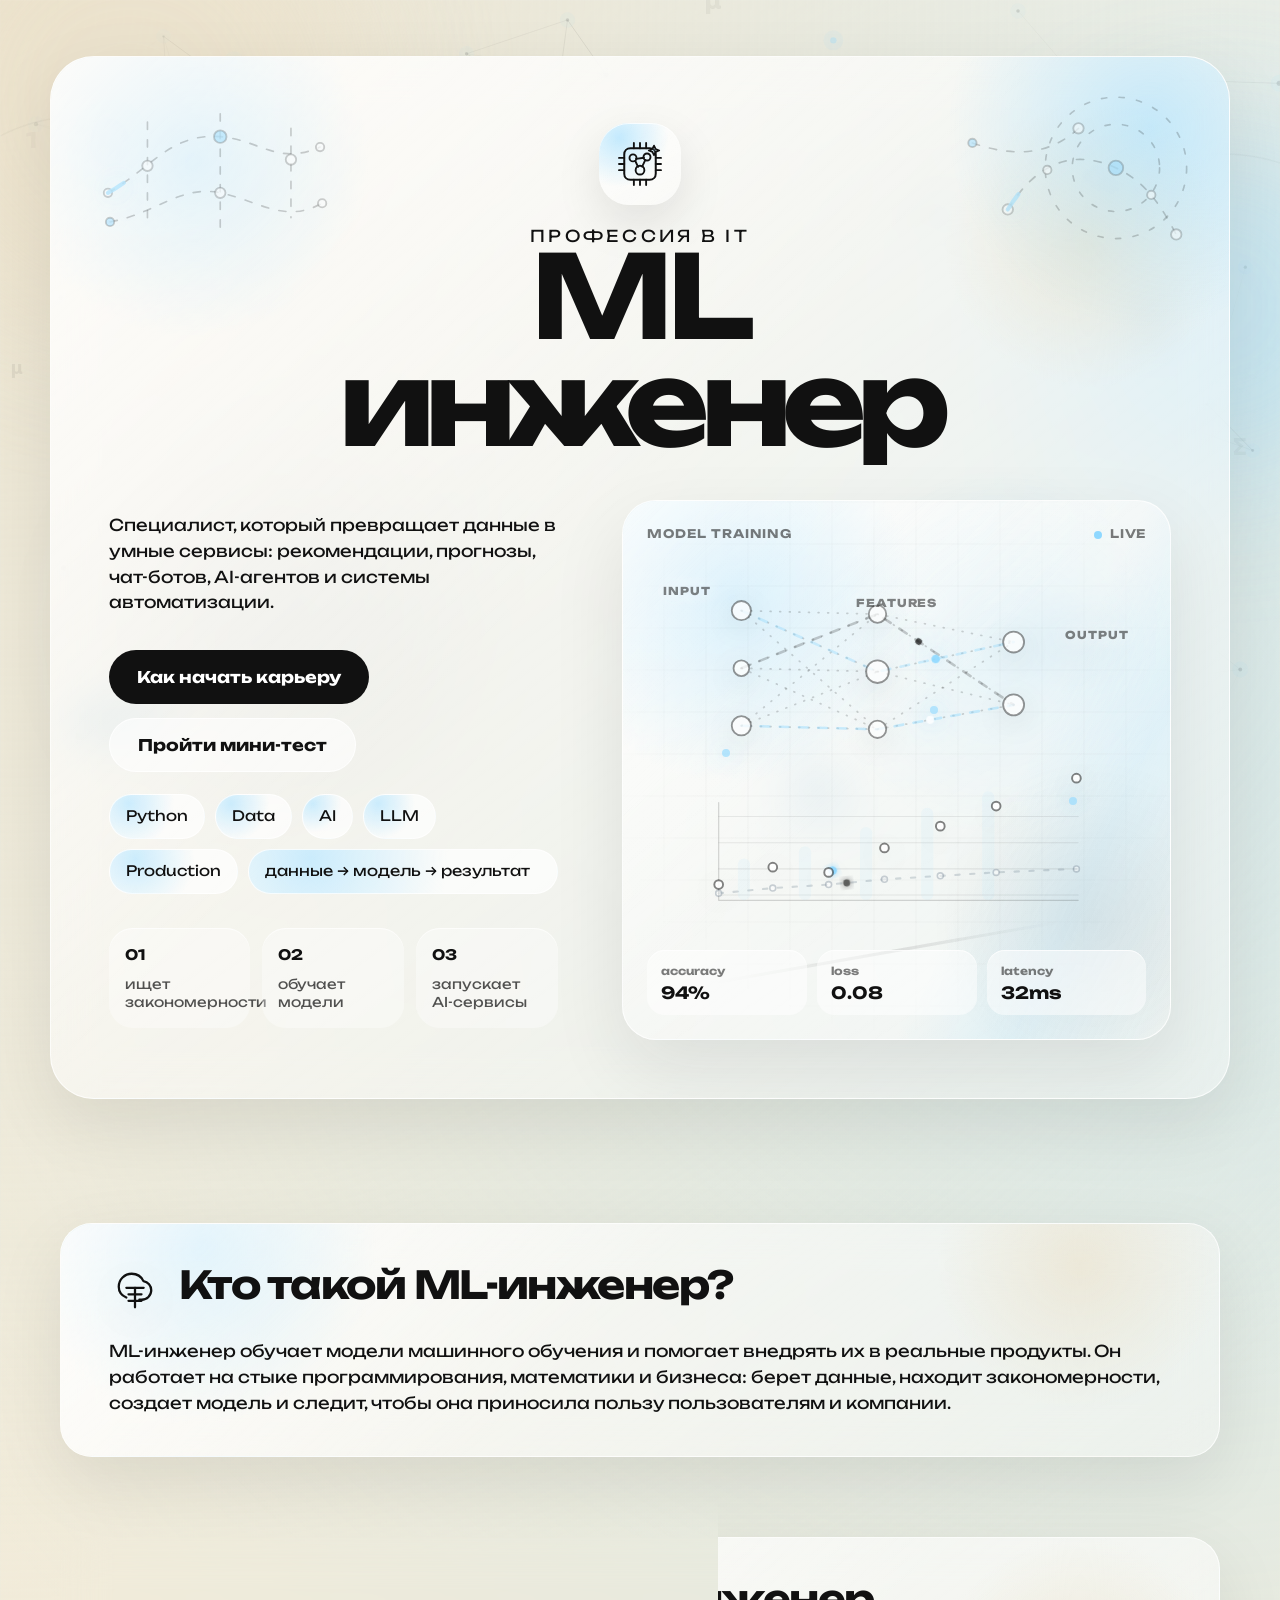
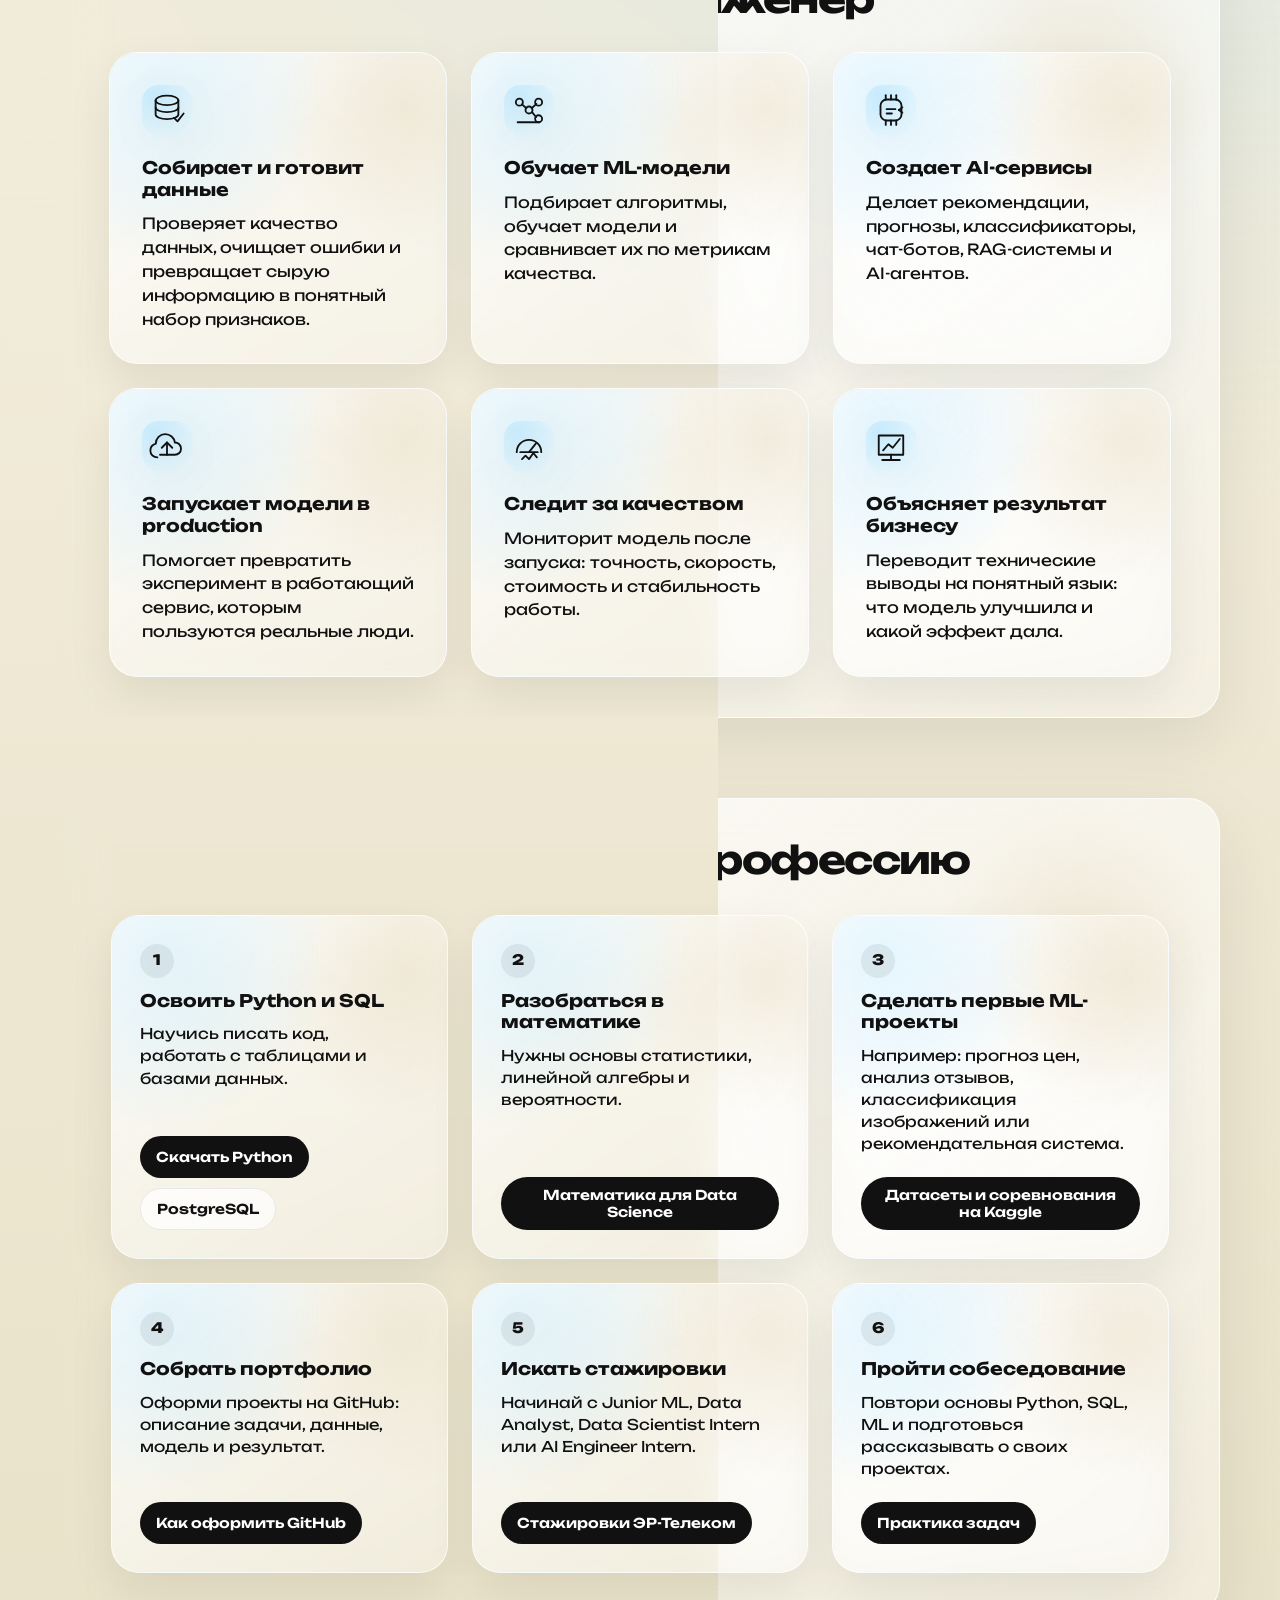
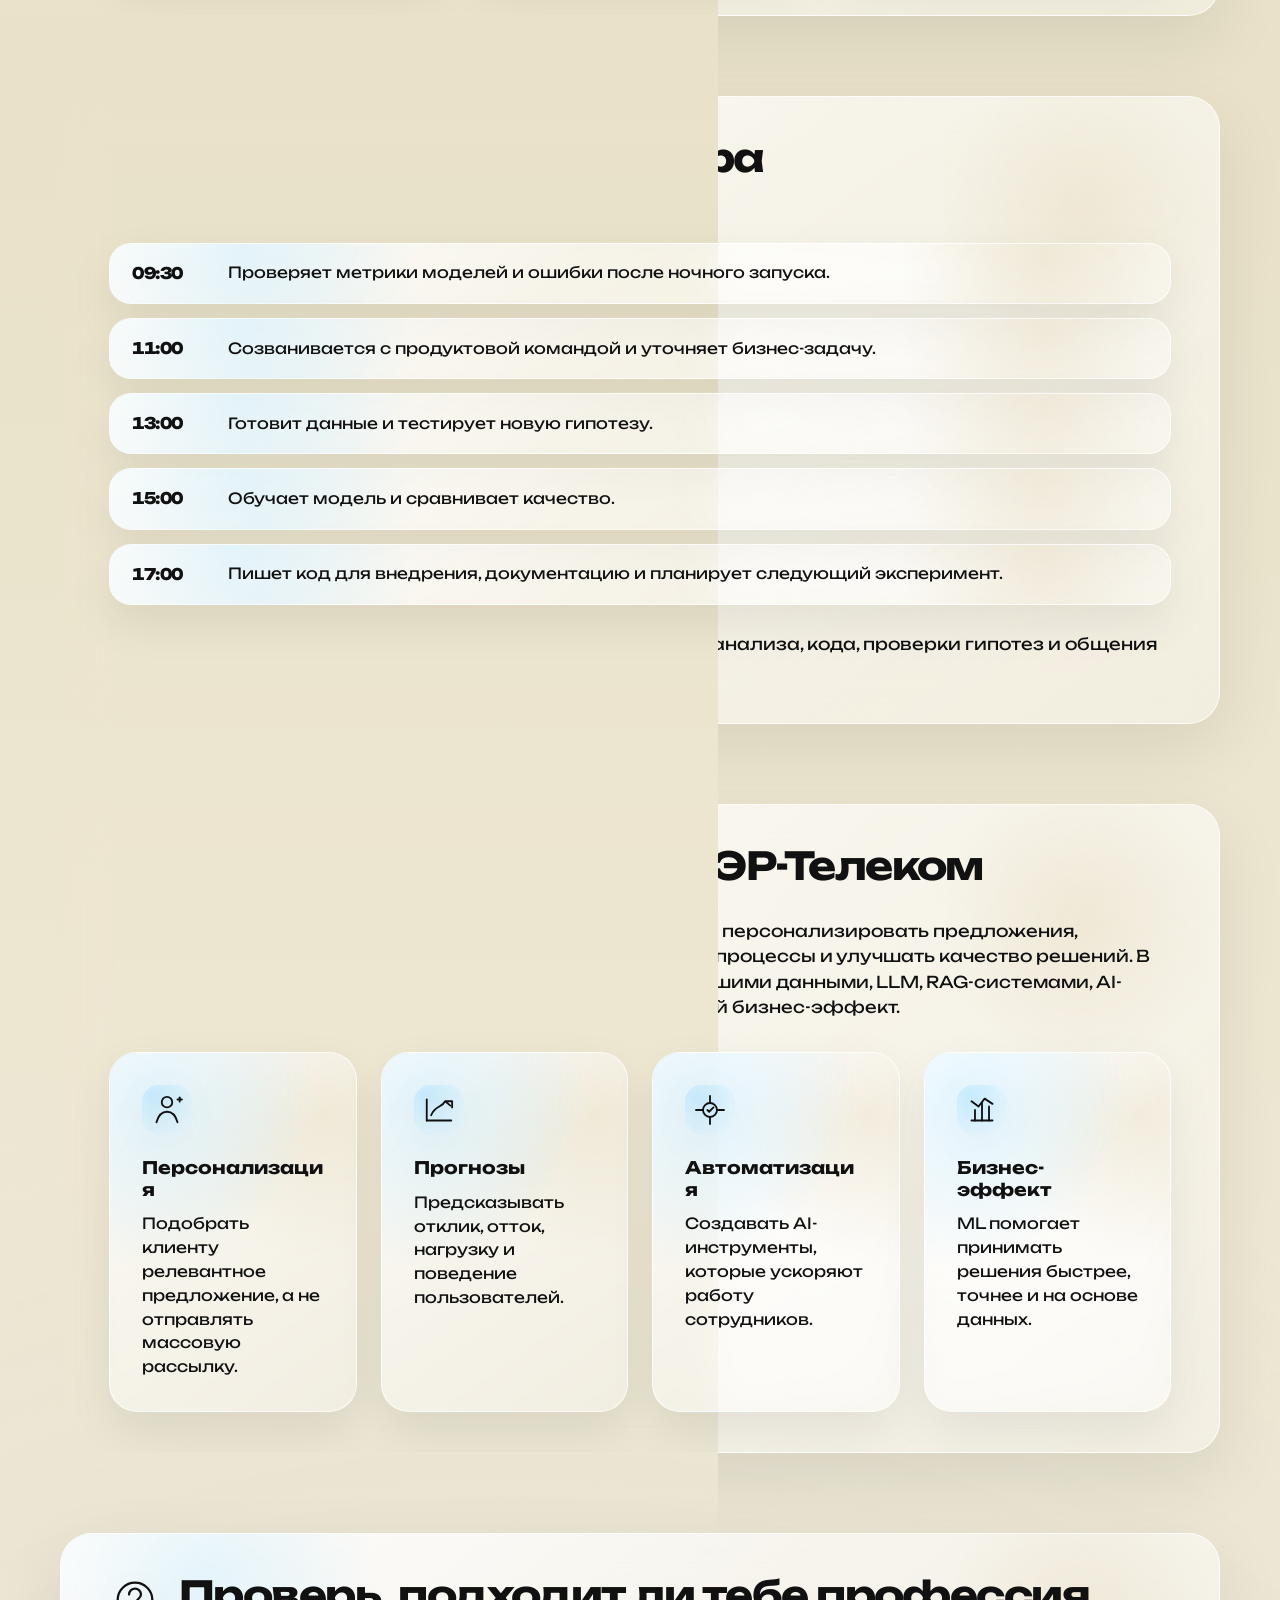
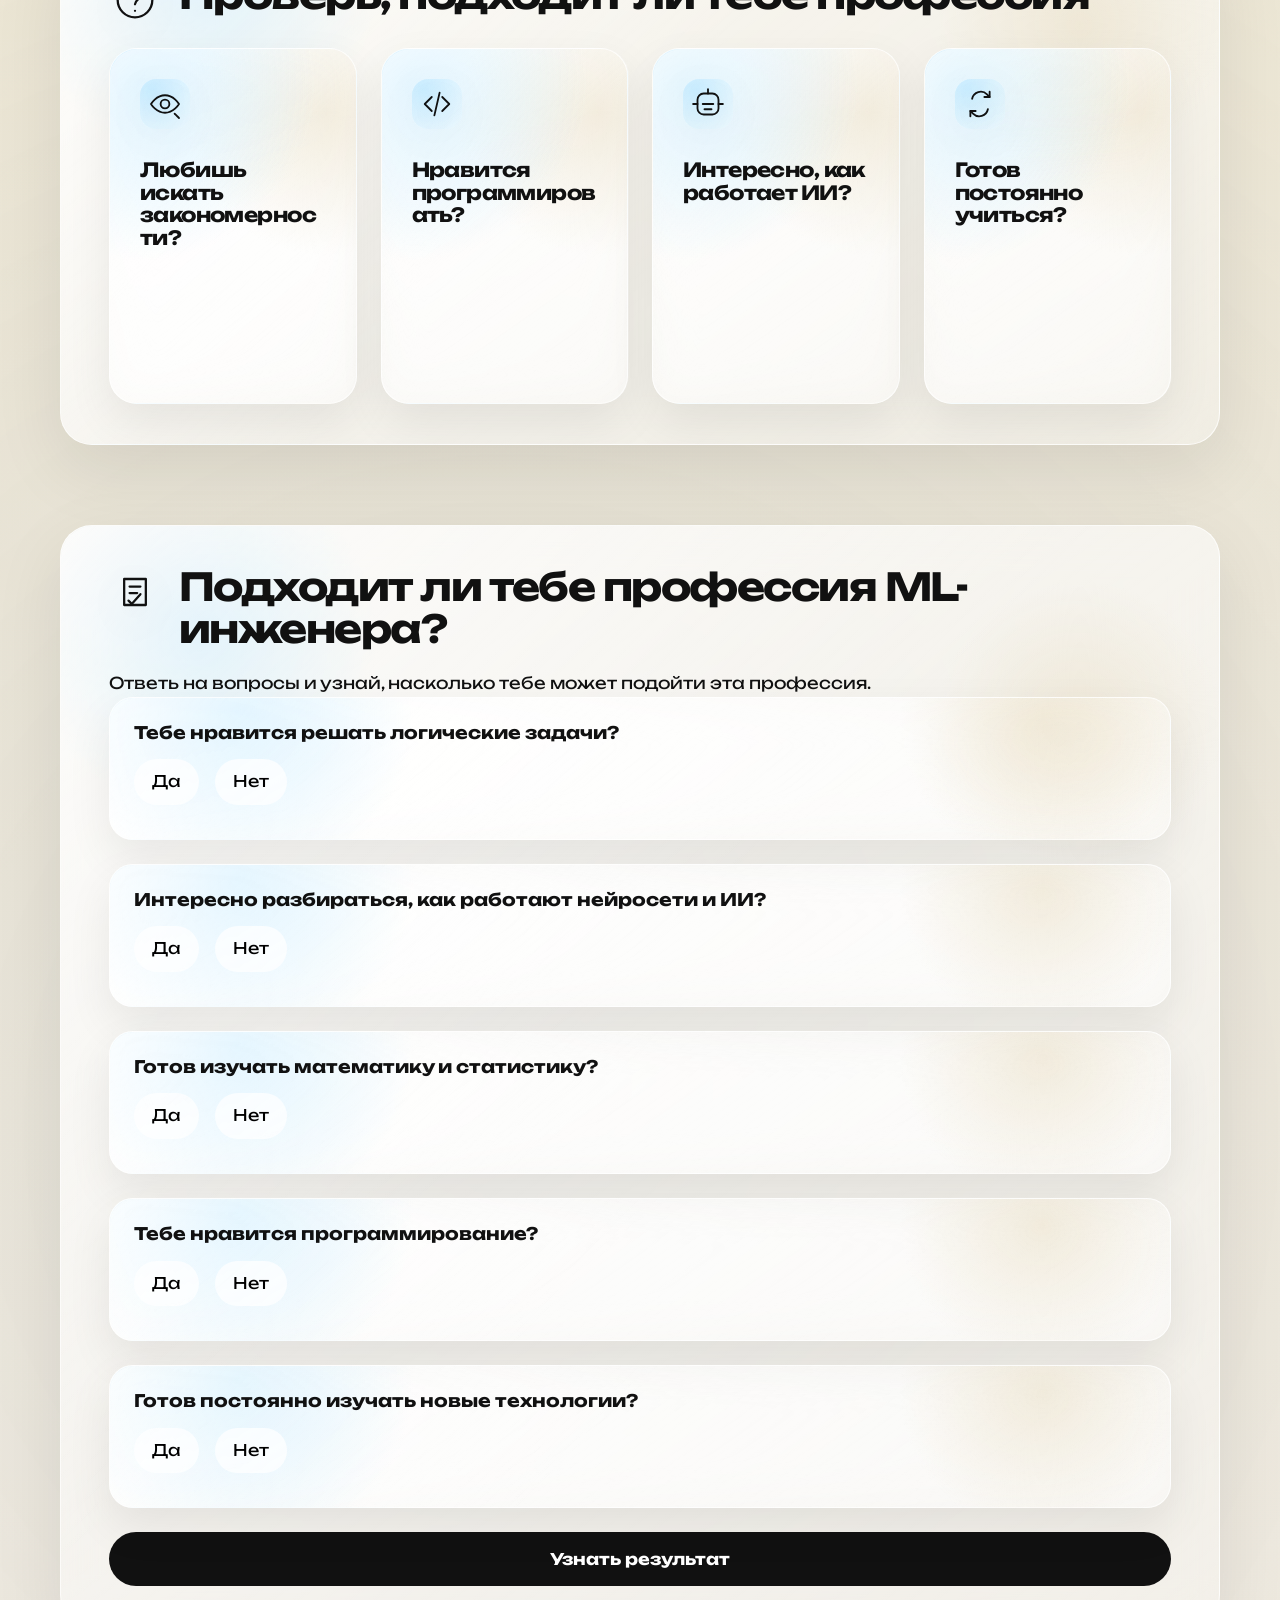
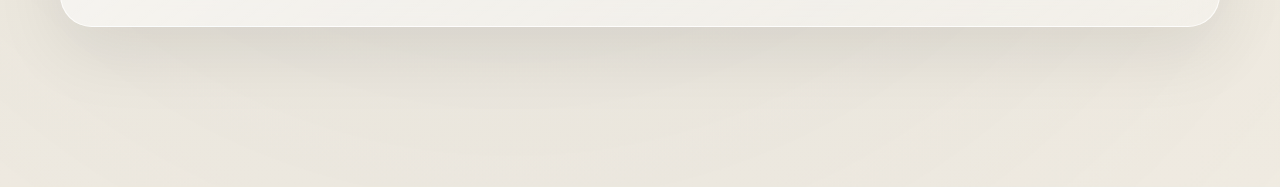
<file: index.html>
<!DOCTYPE html>
<html lang="ru">
<head>
  <meta charset="UTF-8">
  <meta name="viewport" content="width=device-width, initial-scale=1.0">
  <title>ML-инженер — профессия будущего</title>
  <link rel="preconnect" href="https://fonts.googleapis.com">
  <link rel="preconnect" href="https://fonts.gstatic.com" crossorigin>
  <link href="https://fonts.googleapis.com/css2?family=Unbounded:wght@400;500;600;700;800&display=swap" rel="stylesheet">
  <link rel="stylesheet" href="style.css">
</head>
<body>
  <div class="page-shell">
    <div class="page-bg" aria-hidden="true">
      <canvas class="ml-canvas" id="mlCanvas"></canvas>
      <div class="bg-circle large"></div>
      <div class="bg-circle medium"></div>
      <div class="bg-circle small"></div>
      <div class="ml-wave wave-a"></div>
      <div class="ml-wave wave-b"></div>
      <div class="ml-orbit orbit-a"><span></span></div>
      <div class="ml-orbit orbit-b"><span></span></div>
      <div class="ml-gradient-trail trail-a"></div>
      <div class="ml-gradient-trail trail-b"></div>
      <div class="ml-data-arc data-arc-a"></div>
      <div class="ml-data-arc data-arc-b"></div>
      <span class="ml-symbol symbol-1">Σ</span>
      <span class="ml-symbol symbol-2">∇</span>
      <span class="ml-symbol symbol-3">ƒ(x)</span>
      <span class="ml-symbol symbol-4">01</span>
      <span class="ml-symbol symbol-5">η</span>
      <span class="ml-symbol symbol-6">λ</span>
    </div>

    <header class="hero section reveal">
      <div class="hero-content">
        <div class="hero-corner-art hero-corner-left" aria-hidden="true">
          <svg viewBox="0 0 240 160">
            <g class="corner-grid-lines">
              <path d="M18 96C58 74 78 38 126 42C164 45 181 70 222 52"/>
              <path d="M20 124C64 116 88 88 126 96C164 104 188 126 224 106"/>
              <path d="M56 28V126"/>
              <path d="M126 20V134"/>
              <path d="M194 34V120"/>
            </g>
            <g class="corner-dots">
              <circle cx="18" cy="96" r="4"/>
              <circle cx="56" cy="70" r="5"/>
              <circle cx="126" cy="42" r="6"/>
              <circle cx="194" cy="64" r="5"/>
              <circle cx="222" cy="52" r="4"/>
              <circle cx="20" cy="124" r="4"/>
              <circle cx="126" cy="96" r="5"/>
              <circle cx="224" cy="106" r="4"/>
            </g>
            <path class="corner-pulse" d="M18 96C58 74 78 38 126 42C164 45 181 70 222 52"/>
          </svg>
        </div>

        <div class="hero-corner-art hero-corner-right" aria-hidden="true">
          <svg viewBox="0 0 240 160">
            <g class="corner-orbits">
              <circle cx="168" cy="72" r="42"/>
              <circle cx="168" cy="72" r="68"/>
              <path d="M64 112C90 70 124 52 168 72C198 86 212 110 226 136"/>
              <path d="M30 48C70 62 104 60 132 34"/>
            </g>
            <g class="corner-dots">
              <circle cx="64" cy="112" r="5"/>
              <circle cx="102" cy="74" r="4"/>
              <circle cx="168" cy="72" r="7"/>
              <circle cx="202" cy="98" r="4"/>
              <circle cx="226" cy="136" r="5"/>
              <circle cx="30" cy="48" r="4"/>
              <circle cx="132" cy="34" r="5"/>
            </g>
            <path class="corner-pulse corner-pulse--reverse" d="M64 112C90 70 124 52 168 72C198 86 212 110 226 136"/>
          </svg>
        </div>

        <div class="hero-heading">
          <div class="hero-icon icon-box" aria-hidden="true">
            <svg viewBox="0 0 64 64">
              <path class="chip-shell" d="M21 14h22c4 0 7 3 7 7v22c0 4-3 7-7 7H21c-4 0-7-3-7-7V21c0-4 3-7 7-7Z"/>
              <path d="M25 8v6M32 8v6M39 8v6M25 50v6M32 50v6M39 50v6"/>
              <path d="M8 25h6M8 32h6M8 39h6M50 25h6M50 32h6M50 39h6"/>
              <circle cx="24" cy="25" r="4"/>
              <circle cx="40" cy="24" r="4"/>
              <circle cx="32" cy="39" r="5"/>
              <path d="M27.5 26.2 36.5 24.8"/>
              <path d="M26.5 28.3 29.8 35.2"/>
              <path d="M38.1 27.3 34.5 35"/>
              <path class="icon-spark" d="M48 11l1.8 3.8 4.2 1.7-4.2 1.7L48 22l-1.8-3.8-4.2-1.7 4.2-1.7L48 11Z"/>
            </svg>
          </div>
          <p class="eyebrow">Профессия в IT</p>
          <h1>
            <span class="hero-title-line">ML</span>
            <span class="hero-title-line">инженер</span>
          </h1>
        </div>

        <div class="hero-layout">
          <div class="hero-copy">
            <p class="hero-text">Специалист, который превращает данные в умные сервисы: рекомендации, прогнозы, чат-ботов, AI-агентов и системы автоматизации.</p>

            <div class="hero-actions">
              <a class="primary-button" id="careerButton" href="#career">Как начать карьеру</a>
              <a class="secondary-button" href="#career-test">Пройти мини-тест</a>
            </div>

            <div class="hero-badges" aria-label="Ключевые навыки">
              <span>Python</span>
              <span>Data</span>
              <span>AI</span>
              <span>LLM</span>
              <span>Production</span>
              <span class="hero-badge-note">данные → модель → результат</span>
            </div>

            <div class="hero-stats" aria-label="Что делает ML-инженер">
              <div>
                <strong>01</strong>
                <span>ищет закономерности</span>
              </div>
              <div>
                <strong>02</strong>
                <span>обучает модели</span>
              </div>
              <div>
                <strong>03</strong>
                <span>запускает AI-сервисы</span>
              </div>
            </div>
          </div>

          <div class="hero-visual" aria-hidden="true">
            <div class="visual-card">
              <div class="visual-topline">
                <span>model training</span>
                <span class="live-dot">live</span>
              </div>

              <span class="visual-particle particle-a"></span>
              <span class="visual-particle particle-b"></span>
              <span class="visual-particle particle-c"></span>

              <div class="visual-floating visual-floating-a">input</div>
              <div class="visual-floating visual-floating-b">features</div>
              <div class="visual-floating visual-floating-c">output</div>

              <svg class="hero-network" viewBox="0 0 520 430">
                <defs>
                  <filter id="softGlow" x="-40%" y="-40%" width="180%" height="180%">
                    <feGaussianBlur stdDeviation="4" result="blur"/>
                    <feMerge>
                      <feMergeNode in="blur"/>
                      <feMergeNode in="SourceGraphic"/>
                    </feMerge>
                  </filter>
                  <linearGradient id="trainGradient" x1="56" y1="372" x2="466" y2="250" gradientUnits="userSpaceOnUse">
                    <stop offset="0" stop-color="rgba(17,17,17,.55)"/>
                    <stop offset="1" stop-color="rgba(143,216,255,.95)"/>
                  </linearGradient>
                </defs>

                <g class="network-zone">
                  <g class="network-links">
                    <path d="M82 58 L238 62"/>
                    <path d="M82 58 L238 128"/>
                    <path d="M82 58 L238 194"/>
                    <path d="M82 124 L238 62"/>
                    <path d="M82 124 L238 128"/>
                    <path d="M82 124 L238 194"/>
                    <path d="M82 190 L238 62"/>
                    <path d="M82 190 L238 128"/>
                    <path d="M82 190 L238 194"/>
                    <path d="M238 62 L394 94"/>
                    <path d="M238 62 L394 166"/>
                    <path d="M238 128 L394 94"/>
                    <path d="M238 128 L394 166"/>
                    <path d="M238 194 L394 94"/>
                    <path d="M238 194 L394 166"/>
                  </g>

                  <path id="signalPathA" class="signal-path" d="M82 58 L238 128 L394 94"/>
                  <path id="signalPathB" class="signal-path signal-path--secondary" d="M82 190 L238 194 L394 166"/>
                  <path id="signalPathC" class="signal-path signal-path--dark" d="M82 124 L238 62 L394 166"/>
                  <circle class="signal-dot" r="5" filter="url(#softGlow)">
                    <animateMotion dur="3.8s" repeatCount="indefinite" rotate="auto">
                      <mpath href="#signalPathA"/>
                    </animateMotion>
                  </circle>
                  <circle class="signal-dot signal-dot--soft" r="4.5" filter="url(#softGlow)">
                    <animateMotion dur="4.7s" begin="-1.4s" repeatCount="indefinite" rotate="auto">
                      <mpath href="#signalPathB"/>
                    </animateMotion>
                  </circle>
                  <circle class="signal-dot signal-dot--dark" r="3.8" filter="url(#softGlow)">
                    <animateMotion dur="5.3s" begin="-2.1s" repeatCount="indefinite" rotate="auto">
                      <mpath href="#signalPathC"/>
                    </animateMotion>
                  </circle>

                  <g class="network-nodes">
                    <circle cx="82" cy="58" r="11"/>
                    <circle cx="82" cy="124" r="9"/>
                    <circle cx="82" cy="190" r="11"/>
                    <circle cx="238" cy="62" r="10"/>
                    <circle cx="238" cy="128" r="13"/>
                    <circle cx="238" cy="194" r="10"/>
                    <circle cx="394" cy="94" r="12"/>
                    <circle cx="394" cy="166" r="12"/>
                  </g>
                </g>

                <g class="training-chart">
                  <path class="chart-grid" d="M56 384H468 M56 354H468 M56 324H468 M56 294H468"/>
                  <path class="chart-axis" d="M56 390H468 M56 390V278"/>
                  <g class="training-bars">
                    <rect x="78" y="342" width="14" height="48" rx="7"/>
                    <rect x="148" y="328" width="14" height="62" rx="7"/>
                    <rect x="218" y="306" width="14" height="84" rx="7"/>
                    <rect x="288" y="284" width="14" height="106" rx="7"/>
                    <rect x="358" y="265" width="14" height="125" rx="7"/>
                  </g>
                  <path id="trainingPath" class="training-line" d="M56 372 L118 352 L182 358 L246 330 L310 305 L374 282 L466 250"/>
                  <path class="training-line ghost" d="M56 372 L118 352 L182 358 L246 330 L310 305 L374 282 L466 250"/>
                  <path id="lossPath" class="loss-line" d="M56 382 L118 376 L182 372 L246 366 L310 362 L374 358 L466 354"/>
                  <circle class="chart-runner" r="5" filter="url(#softGlow)">
                    <animateMotion dur="5s" repeatCount="indefinite" rotate="auto">
                      <mpath href="#trainingPath"/>
                    </animateMotion>
                  </circle>
                  <circle class="chart-runner chart-runner--loss" r="4" filter="url(#softGlow)">
                    <animateMotion dur="6s" begin="-1.6s" repeatCount="indefinite" rotate="auto">
                      <mpath href="#lossPath"/>
                    </animateMotion>
                  </circle>
                  <g class="chart-points">
                    <circle cx="56" cy="372" r="5"/>
                    <circle cx="118" cy="352" r="5"/>
                    <circle cx="182" cy="358" r="5"/>
                    <circle cx="246" cy="330" r="5"/>
                    <circle cx="310" cy="305" r="5"/>
                    <circle cx="374" cy="282" r="5"/>
                    <circle cx="466" cy="250" r="5"/>
                  </g>
                  <g class="loss-points">
                    <circle cx="56" cy="382" r="3.4"/>
                    <circle cx="118" cy="376" r="3.4"/>
                    <circle cx="182" cy="372" r="3.4"/>
                    <circle cx="246" cy="366" r="3.4"/>
                    <circle cx="310" cy="362" r="3.4"/>
                    <circle cx="374" cy="358" r="3.4"/>
                    <circle cx="466" cy="354" r="3.4"/>
                  </g>
                </g>
              </svg>

              <div class="metric-list">
                <div><span>accuracy</span><strong>94%</strong></div>
                <div><span>loss</span><strong>0.08</strong></div>
                <div><span>latency</span><strong>32ms</strong></div>
              </div>
            </div>
          </div>
        </div>
      </div>
    </header>

    <main>
      <section class="section reveal" id="about">
        <div class="section-inner">
          <div class="section-title">
            <div class="title-icon icon-box" aria-hidden="true">
              <svg viewBox="0 0 48 48">
                <path d="M16 31c-4-1.8-7-5.5-7-10 0-6.6 5.4-12 12-12 4.8 0 8.9 2.8 10.8 6.8C36 16.4 39 20 39 24.2 39 29 35 33 30.2 33H28"/>
                <path d="M18 28h12"/>
                <path d="M18 34h12"/>
                <path d="M24 22v18"/>
                <path d="M16 22h16"/>
              </svg>
            </div>
            <h2>Кто такой ML-инженер?</h2>
          </div>

          <p>ML-инженер обучает модели машинного обучения и помогает внедрять их в реальные продукты. Он работает на стыке программирования, математики и бизнеса: берет данные, находит закономерности, создает модель и следит, чтобы она приносила пользу пользователям и компании.</p>
        </div>
      </section>

      <section class="section reveal" id="tasks">
        <div class="section-inner">
          <div class="section-title">
            <div class="title-icon icon-box" aria-hidden="true">
              <svg viewBox="0 0 48 48">
                <circle cx="12" cy="15" r="4"/>
                <circle cx="24" cy="24" r="5"/>
                <circle cx="36" cy="13" r="4"/>
                <circle cx="36" cy="35" r="4"/>
                <path d="M15.5 17.2 20 21"/>
                <path d="M28.2 21.5 33 15.5"/>
                <path d="M28.8 27.4 33 33"/>
                <path d="M12 31h10"/>
                <path d="M12 37h18"/>
              </svg>
            </div>
            <h2>Чем занимается ML-инженер</h2>
          </div>

          <div class="grid cards-grid">
            <article class="glass-card">
              <div class="card-icon icon-box" aria-hidden="true">
                <svg viewBox="0 0 48 48">
                  <path d="M11 13c0-3 5.8-5.5 13-5.5S37 10 37 13s-5.8 5.5-13 5.5S11 16 11 13Z"/>
                  <path d="M11 13v16c0 3 5.8 5.5 13 5.5S37 32 37 29V13"/>
                  <path d="M11 21c0 3 5.8 5.5 13 5.5S37 24 37 21"/>
                  <path d="M32 33l4 4 7-9"/>
                </svg>
              </div>
              <h3>Собирает и готовит данные</h3>
              <p>Проверяет качество данных, очищает ошибки и превращает сырую информацию в понятный набор признаков.</p>
            </article>

            <article class="glass-card">
              <div class="card-icon icon-box" aria-hidden="true">
                <svg viewBox="0 0 48 48">
                  <circle cx="13" cy="15" r="4"/>
                  <circle cx="24" cy="24" r="4"/>
                  <circle cx="35" cy="15" r="4"/>
                  <circle cx="35" cy="34" r="4"/>
                  <path d="M16 17.5 21 22"/>
                  <path d="M27 22 32.5 17"/>
                  <path d="M27.5 26.4 32 32"/>
                  <path d="M11 38h25"/>
                </svg>
              </div>
              <h3>Обучает ML-модели</h3>
              <p>Подбирает алгоритмы, обучает модели и сравнивает их по метрикам качества.</p>
            </article>

            <article class="glass-card">
              <div class="card-icon icon-box" aria-hidden="true">
                <svg viewBox="0 0 48 48">
                  <rect x="12" y="12" width="24" height="24" rx="7"/>
                  <path d="M18 12V7"/>
                  <path d="M24 12V7"/>
                  <path d="M30 12V7"/>
                  <path d="M18 41v-5"/>
                  <path d="M24 41v-5"/>
                  <path d="M30 41v-5"/>
                  <path d="M19 23h10"/>
                  <path d="M19 28h6"/>
                  <path d="M33 24l4-3"/>
                  <path d="M33 24l4 3"/>
                </svg>
              </div>
              <h3>Создает AI-сервисы</h3>
              <p>Делает рекомендации, прогнозы, классификаторы, чат-ботов, RAG-системы и AI-агентов.</p>
            </article>

            <article class="glass-card">
              <div class="card-icon icon-box" aria-hidden="true">
                <svg viewBox="0 0 48 48">
                  <path d="M16 34h17c4 0 7-3 7-7s-3-7-7-7c-.8-5.6-5.4-9.5-11-9.5-6 0-10.8 4.8-10.8 10.8C7.4 22.4 5 25.6 5 29.3 5 33.8 8.6 37 13 37"/>
                  <path d="M24 34V20"/>
                  <path d="M18 26l6-6 6 6"/>
                </svg>
              </div>
              <h3>Запускает модели в production</h3>
              <p>Помогает превратить эксперимент в работающий сервис, которым пользуются реальные люди.</p>
            </article>

            <article class="glass-card">
              <div class="card-icon icon-box" aria-hidden="true">
                <svg viewBox="0 0 48 48">
                  <path d="M10 31a14 14 0 1 1 28 0"/>
                  <path d="M14 31h20"/>
                  <path d="M24 31l8-10"/>
                  <path d="M16 39l4-4 4 4 5-7 4 5"/>
                </svg>
              </div>
              <h3>Следит за качеством</h3>
              <p>Мониторит модель после запуска: точность, скорость, стоимость и стабильность работы.</p>
            </article>

            <article class="glass-card">
              <div class="card-icon icon-box" aria-hidden="true">
                <svg viewBox="0 0 48 48">
                  <path d="M10 12h28v22H10z"/>
                  <path d="M15 29l6-7 5 4 8-10"/>
                  <path d="M14 40h20"/>
                  <path d="M24 34v6"/>
                </svg>
              </div>
              <h3>Объясняет результат бизнесу</h3>
              <p>Переводит технические выводы на понятный язык: что модель улучшила и какой эффект дала.</p>
            </article>
          </div>
        </div>
      </section>

      <section class="section reveal" id="career">
        <div class="section-inner">
          <div class="section-title">
            <div class="title-icon icon-box" aria-hidden="true">
              <svg viewBox="0 0 48 48">
                <path d="M10 38h28"/>
                <path d="M12 34c5-12 13-18 24-22"/>
                <path d="M28 12h8v8"/>
                <path d="M17 31l4 4 7-9"/>
              </svg>
            </div>
            <h2>Как студенту войти в профессию</h2>
          </div>

          <div class="roadmap">
            <div class="roadmap-step">
              <span>1</span>
              <h3>Освоить Python и SQL</h3>
              <p>Научись писать код, работать с таблицами и базами данных.</p>
              <div class="roadmap-actions">
                <a class="small-button" href="https://www.python.org/downloads/" target="_blank" rel="noopener">Скачать Python</a>
                <a class="small-button small-button--light" href="https://www.postgresql.org/download/" target="_blank" rel="noopener">PostgreSQL</a>
              </div>
            </div>

            <div class="roadmap-step">
              <span>2</span>
              <h3>Разобраться в математике</h3>
              <p>Нужны основы статистики, линейной алгебры и вероятности.</p>
              <div class="roadmap-actions">
                <a class="small-button" href="https://stepik.org/course/181073/promo?search=9480292280" target="_blank" rel="noopener">Математика для Data Science</a>
              </div>
            </div>

            <div class="roadmap-step">
              <span>3</span>
              <h3>Сделать первые ML-проекты</h3>
              <p>Например: прогноз цен, анализ отзывов, классификация изображений или рекомендательная система.</p>
              <div class="roadmap-actions">
                <a class="small-button" href="https://www.kaggle.com/" target="_blank" rel="noopener">Датасеты и соревнования на Kaggle</a>
              </div>
            </div>

            <div class="roadmap-step">
              <span>4</span>
              <h3>Собрать портфолио</h3>
              <p>Оформи проекты на GitHub: описание задачи, данные, модель и результат.</p>
              <div class="roadmap-actions">
                <a class="small-button" href="https://docs.github.com/en/get-started/start-your-journey/hello-world" target="_blank" rel="noopener">Как оформить GitHub</a>
              </div>
            </div>

            <div class="roadmap-step">
              <span>5</span>
              <h3>Искать стажировки</h3>
              <p>Начинай с Junior ML, Data Analyst, Data Scientist Intern или AI Engineer Intern.</p>
              <div class="roadmap-actions">
                <a class="small-button" href="https://job.ertelecom.ru/internships/internship31" target="_blank" rel="noopener">Стажировки ЭР-Телеком</a>
              </div>
            </div>

            <div class="roadmap-step">
              <span>6</span>
              <h3>Пройти собеседование</h3>
              <p>Повтори основы Python, SQL, ML и подготовься рассказывать о своих проектах.</p>
              <div class="roadmap-actions">
                <a class="small-button" href="https://leetcode.com/" target="_blank" rel="noopener">Практика задач</a>
              </div>
            </div>
          </div>
        </div>
      </section>

      <section class="section reveal" id="day">
        <div class="section-inner schedule-block">
          <div class="section-title">
            <div class="title-icon icon-box" aria-hidden="true">
              <svg class="clock-clean-icon" viewBox="0 0 48 48">
                <path d="M17 7 11 12"/>
                <path d="M31 7 37 12"/>
                <circle cx="24" cy="25" r="15"/>
                <circle cx="24" cy="25" r="2.4"/>
                <path d="M24 16v9l7 4"/>
                <path d="M18 42h12"/>
                <path d="M20 38l-3 4"/>
                <path d="M28 38l3 4"/>
              </svg>
            </div>
            <h2>Один день ML-инженера</h2>
          </div>

          <div class="schedule">
            <div class="schedule-row">
              <span class="schedule-time">09:30</span>
              <p>Проверяет метрики моделей и ошибки после ночного запуска.</p>
            </div>
            <div class="schedule-row">
              <span class="schedule-time">11:00</span>
              <p>Созванивается с продуктовой командой и уточняет бизнес-задачу.</p>
            </div>
            <div class="schedule-row">
              <span class="schedule-time">13:00</span>
              <p>Готовит данные и тестирует новую гипотезу.</p>
            </div>
            <div class="schedule-row">
              <span class="schedule-time">15:00</span>
              <p>Обучает модель и сравнивает качество.</p>
            </div>
            <div class="schedule-row">
              <span class="schedule-time">17:00</span>
              <p>Пишет код для внедрения, документацию и планирует следующий эксперимент.</p>
            </div>
          </div>

          <p class="conclusion">В этой профессии нет только «магии нейросетей» — много анализа, кода, проверки гипотез и общения с командой.</p>
        </div>
      </section>

      <section class="section reveal" id="value">
        <div class="section-inner">
          <div class="section-title">
            <div class="title-icon icon-box" aria-hidden="true">
              <svg viewBox="0 0 48 48">
                <path d="M10 36V14h28v22"/>
                <path d="M15 31l6-8 6 5 8-12"/>
                <path d="M8 36h32"/>
              </svg>
            </div>
            <h2>Почему ML важен для ЭР-Телеком</h2>
          </div>

          <p class="section-intro">Для телеком-компании ML помогает делать сервисы умнее: персонализировать предложения, прогнозировать отток клиентов, автоматизировать бизнес-процессы и улучшать качество решений. В проектах ЭР-Телекома ML-инженеры могут работать с большими данными, LLM, RAG-системами, AI-агентами и production-сервисами, которые дают измеримый бизнес-эффект.</p>

          <div class="grid mini-cards-grid">
            <article class="glass-card small-card">
              <div class="card-icon icon-box" aria-hidden="true">
                <svg viewBox="0 0 48 48">
                  <circle cx="24" cy="15" r="6"/>
                  <path d="M12 38c2.2-8 6.4-12 12-12s9.8 4 12 12"/>
                  <path d="M36 12h5"/>
                  <path d="M38.5 9.5v5"/>
                </svg>
              </div>
              <h3>Персонализация</h3>
              <p>Подобрать клиенту релевантное предложение, а не отправлять массовую рассылку.</p>
            </article>

            <article class="glass-card small-card">
              <div class="card-icon icon-box" aria-hidden="true">
                <svg viewBox="0 0 48 48">
                  <path d="M10 36h28"/>
                  <path d="M10 36V12"/>
                  <path d="M15 30c5-12 12-8 16-16l6 5"/>
                  <path d="M32 14h7v7"/>
                </svg>
              </div>
              <h3>Прогнозы</h3>
              <p>Предсказывать отклик, отток, нагрузку и поведение пользователей.</p>
            </article>

            <article class="glass-card small-card">
              <div class="card-icon icon-box" aria-hidden="true">
                <svg viewBox="0 0 48 48">
                  <path d="M24 8v8"/>
                  <path d="M24 32v8"/>
                  <path d="M8 24h8"/>
                  <path d="M32 24h8"/>
                  <circle cx="24" cy="24" r="8"/>
                  <path d="M21 24l2 2 5-5"/>
                </svg>
              </div>
              <h3>Автоматизация</h3>
              <p>Создавать AI-инструменты, которые ускоряют работу сотрудников.</p>
            </article>

            <article class="glass-card small-card">
              <div class="card-icon icon-box" aria-hidden="true">
                <svg viewBox="0 0 48 48">
                  <path d="M12 36h24"/>
                  <path d="M16 36V24"/>
                  <path d="M24 36V16"/>
                  <path d="M32 36V20"/>
                  <path d="M12 14l8 6 7-9 9 6"/>
                </svg>
              </div>
              <h3>Бизнес-эффект</h3>
              <p>ML помогает принимать решения быстрее, точнее и на основе данных.</p>
            </article>
          </div>
        </div>
      </section>

      <section class="section reveal" id="quiz">
        <div class="section-inner">
          <div class="section-title">
            <div class="title-icon icon-box" aria-hidden="true">
              <svg viewBox="0 0 48 48">
                <circle cx="24" cy="24" r="16"/>
                <path d="M18.5 19a5.5 5.5 0 0 1 11 0c0 4.4-5.5 4.4-5.5 9"/>
                <path d="M24 34h.01"/>
              </svg>
            </div>
            <h2>Проверь, подходит ли тебе профессия</h2>
          </div>

          <div class="interactive-grid">
            <article class="interactive-card">
              <div class="card-icon icon-box" aria-hidden="true">
                <svg viewBox="0 0 48 48">
                  <path d="M8 24s6-10 16-10 16 10 16 10-6 10-16 10S8 24 8 24Z"/>
                  <circle cx="24" cy="24" r="5"/>
                  <path d="M35 35l5 5"/>
                </svg>
              </div>
              <h3>Любишь искать закономерности?</h3>
              <p class="hint">В ML это основа работы с данными.</p>
            </article>

            <article class="interactive-card">
              <div class="card-icon icon-box" aria-hidden="true">
                <svg viewBox="0 0 48 48">
                  <path d="M18 16l-8 8 8 8"/>
                  <path d="M30 16l8 8-8 8"/>
                  <path d="M27 11l-6 26"/>
                </svg>
              </div>
              <h3>Нравится программировать?</h3>
              <p class="hint">Python — главный инструмент ML-инженера.</p>
            </article>

            <article class="interactive-card">
              <div class="card-icon icon-box" aria-hidden="true">
                <svg viewBox="0 0 48 48">
                  <rect x="12" y="12" width="24" height="24" rx="7"/>
                  <path d="M18 24h12"/>
                  <path d="M20 30h8"/>
                  <path d="M24 12V7"/>
                  <path d="M36 24h5"/>
                  <path d="M7 24h5"/>
                </svg>
              </div>
              <h3>Интересно, как работает ИИ?</h3>
              <p class="hint">Ты будешь не просто пользоваться ИИ, а создавать его части.</p>
            </article>

            <article class="interactive-card">
              <div class="card-icon icon-box" aria-hidden="true">
                <svg viewBox="0 0 48 48">
                  <path d="M15 18a10 10 0 0 1 17-5l3 3"/>
                  <path d="M35 10v6h-6"/>
                  <path d="M33 30a10 10 0 0 1-17 5l-3-3"/>
                  <path d="M13 38v-6h6"/>
                </svg>
              </div>
              <h3>Готов постоянно учиться?</h3>
              <p class="hint">Инструменты ML быстро меняются, поэтому рост здесь бесконечный.</p>
            </article>
          </div>
        </div>
      </section>

      <section class="section reveal" id="career-test">
        <div class="section-inner">
          <div class="section-title">
            <div class="title-icon icon-box" aria-hidden="true">
              <svg viewBox="0 0 48 48">
                <path d="M14 12h20v24H14z"/>
                <path d="M19 19h10"/>
                <path d="M19 25h7"/>
                <path d="M18 32l3 3 8-9"/>
              </svg>
            </div>
            <h2>Подходит ли тебе профессия ML-инженера?</h2>
          </div>

          <p class="section-intro">Ответь на вопросы и узнай, насколько тебе может подойти эта профессия.</p>

          <div class="test-container">
            <div class="test-question">
              <h3>Тебе нравится решать логические задачи?</h3>
              <button class="test-answer" data-score="1">Да</button>
              <button class="test-answer" data-score="0">Нет</button>
            </div>

            <div class="test-question">
              <h3>Интересно разбираться, как работают нейросети и ИИ?</h3>
              <button class="test-answer" data-score="1">Да</button>
              <button class="test-answer" data-score="0">Нет</button>
            </div>

            <div class="test-question">
              <h3>Готов изучать математику и статистику?</h3>
              <button class="test-answer" data-score="1">Да</button>
              <button class="test-answer" data-score="0">Нет</button>
            </div>

            <div class="test-question">
              <h3>Тебе нравится программирование?</h3>
              <button class="test-answer" data-score="1">Да</button>
              <button class="test-answer" data-score="0">Нет</button>
            </div>

            <div class="test-question">
              <h3>Готов постоянно изучать новые технологии?</h3>
              <button class="test-answer" data-score="1">Да</button>
              <button class="test-answer" data-score="0">Нет</button>
            </div>

            <button id="showResult" class="primary-button">Узнать результат</button>
            <div id="testResult" class="test-result"></div>
          </div>
        </div>
      </section>
    </main>
  </div>

  <script src="script.js"></script>
</body>
</html>
</file>
<file: style.css>
* {
  box-sizing: border-box;
}

:root {
  color-scheme: light;
  font-family: 'Unbounded', system-ui, -apple-system, BlinkMacSystemFont, 'Segoe UI', sans-serif;
  color: #111111;
  background: #f6f1e3;
  font-size: 16px;
  line-height: 1.6;

  --black: #111111;
  --pearl: #EAE0C8;
  --slate: #708090;
  --sky: #8FD8FF;
  --sky-soft: rgba(143, 216, 255, 0.44);
  --white-glass: rgba(255, 255, 255, 0.58);
  --border-glass: rgba(255, 255, 255, 0.74);
  --shadow-soft: 0 24px 70px rgba(17, 17, 17, 0.085);
  --shadow-card: 0 18px 46px rgba(17, 17, 17, 0.075);
  --shadow-card-hover: 0 30px 72px rgba(17, 17, 17, 0.13);

  --card-gradient:
    radial-gradient(520px circle at 12% 10%, rgba(143, 216, 255, 0.40), transparent 34%),
    radial-gradient(420px circle at 88% 18%, rgba(234, 224, 200, 0.58), transparent 34%),
    linear-gradient(145deg, rgba(255, 255, 255, 0.76), rgba(255, 255, 255, 0.34));
}

html {
  scroll-behavior: smooth;
  -webkit-text-size-adjust: 100%;
  -webkit-hyphens: auto;
  hyphens: auto;
}

body {
  margin: 0;
  min-width: 320px;
  min-height: 100vh;
  overflow-x: hidden;
  background:
    radial-gradient(circle at top left, rgba(234, 224, 200, 0.8), transparent 28%),
    radial-gradient(circle at 90% 10%, rgba(143, 216, 255, 0.35), transparent 24%),
    radial-gradient(circle at 40% 90%, rgba(112, 128, 144, 0.14), transparent 28%),
    linear-gradient(180deg, #fbf7ee 0%, #e9e2c9 50%, #f7f1e6 100%);
}

body,
button,
input,
textarea {
  font: inherit;
}

a,
button {
  -webkit-tap-highlight-color: transparent;
}

button {
  cursor: pointer;
}

.page-shell {
  position: relative;
  isolation: isolate;
  width: 100%;
  overflow: clip;
  padding: 32px 24px 100px;
}

.page-bg {
  position: fixed;
  inset: 0;
  overflow: hidden;
  pointer-events: none;
  z-index: -1;
}

.ml-canvas {
  position: absolute;
  inset: 0;
  width: 100%;
  height: 100%;
  opacity: 0.52;
}

.bg-circle {
  position: absolute;
  border-radius: 50%;
  filter: blur(72px);
  opacity: 0.66;
  animation: floatGlow 16s ease-in-out infinite alternate;
}

.bg-circle.large {
  width: 480px;
  height: 480px;
  background: rgba(234, 224, 200, 0.72);
  top: -140px;
  left: -110px;
}

.bg-circle.medium {
  width: 360px;
  height: 360px;
  background: rgba(143, 216, 255, 0.50);
  top: 14%;
  right: -120px;
  animation-delay: -5s;
}

.bg-circle.small {
  width: 300px;
  height: 300px;
  background: rgba(112, 128, 144, 0.18);
  bottom: 120px;
  left: 10%;
  animation-delay: -9s;
}

.ml-symbol {
  position: absolute;
  color: rgba(17, 17, 17, 0.18);
  font-weight: 800;
  line-height: 1;
  letter-spacing: -0.04em;
  text-shadow: 0 0 26px rgba(143, 216, 255, 0.7);
  user-select: none;
  animation: floatSymbol 13s ease-in-out infinite alternate;
}

.symbol-1 { top: 12%; left: 7%; font-size: clamp(2.6rem, 5vw, 4.8rem); }
.symbol-2 { top: 33%; right: 9%; font-size: clamp(2.2rem, 4vw, 4rem); animation-delay: -4s; }
.symbol-3 { bottom: 18%; left: 6%; font-size: clamp(1.7rem, 3vw, 3.2rem); animation-delay: -7s; }
.symbol-4 { top: 68%; right: 13%; font-size: clamp(2.4rem, 5vw, 5.2rem); animation-delay: -2s; }
.symbol-5 { top: 22%; left: 72%; font-size: clamp(1.1rem, 2vw, 2rem); animation-delay: -8s; }
.symbol-6 { bottom: 8%; right: 34%; font-size: clamp(3rem, 6vw, 6rem); animation-delay: -5s; }

.ml-wave {
  position: absolute;
  width: 420px;
  height: 420px;
  border-radius: 50%;
  opacity: 0.16;
  background: repeating-radial-gradient(circle, transparent 0 18px, rgba(17, 17, 17, 0.22) 19px 20px);
  mask-image: radial-gradient(circle, #000 0 52%, transparent 72%);
  -webkit-mask-image: radial-gradient(circle, #000 0 52%, transparent 72%);
  animation: rotateWave 38s linear infinite;
}

.wave-a {
  top: 5%;
  right: 8%;
}

.wave-b {
  width: 340px;
  height: 340px;
  bottom: 8%;
  left: 9%;
  animation-duration: 46s;
  animation-direction: reverse;
}

.ml-orbit {
  position: absolute;
  border-radius: 50%;
  border: 1px solid rgba(17, 17, 17, 0.08);
  opacity: 0.52;
  animation: orbitDrift 22s ease-in-out infinite alternate;
}

.ml-orbit span {
  position: absolute;
  left: 50%;
  top: 50%;
  width: 9px;
  height: 9px;
  border-radius: 50%;
  background: rgba(143, 216, 255, 0.78);
  box-shadow: 0 0 24px rgba(143, 216, 255, 0.9);
  animation: orbitDot 7s linear infinite;
}

.orbit-a {
  --orbit-size: 220px;
  width: var(--orbit-size);
  height: var(--orbit-size);
  top: 21%;
  left: 12%;
}

.orbit-b {
  --orbit-size: 300px;
  width: var(--orbit-size);
  height: var(--orbit-size);
  right: 8%;
  bottom: 13%;
  animation-delay: -8s;
}

.orbit-b span {
  animation-duration: 10s;
  animation-direction: reverse;
}

.ml-gradient-trail {
  position: absolute;
  width: 34vw;
  max-width: 520px;
  min-width: 260px;
  height: 2px;
  border-radius: 999px;
  background: linear-gradient(90deg, transparent, rgba(143, 216, 255, 0.85), transparent);
  filter: blur(0.2px) drop-shadow(0 0 18px rgba(143, 216, 255, 0.5));
  opacity: 0.42;
  transform-origin: center;
  animation: trailMove 12s ease-in-out infinite alternate;
}

.trail-a {
  top: 46%;
  left: 3%;
  transform: rotate(-12deg);
}

.trail-b {
  right: 2%;
  top: 63%;
  transform: rotate(18deg);
  animation-delay: -5s;
}

.section {
  width: 100%;
  max-width: 1200px;
  margin: 0 auto 40px;
  padding: 20px;
}

.section-inner,
.hero-content {
  position: relative;
  isolation: isolate;
  background: var(--card-gradient);
  border: 1px solid var(--border-glass);
  backdrop-filter: blur(22px);
  -webkit-backdrop-filter: blur(22px);
  box-shadow: var(--shadow-soft);
  overflow: hidden;
}

.section-inner::before,
.hero-content::before,
.glass-card::before,
.roadmap-step::before,
.interactive-card::before,
.schedule-row::before,
.test-question::before,
.test-result::before,
.visual-card::before {
  content: "";
  position: absolute;
  inset: 0;
  z-index: -1;
  border-radius: inherit;
  pointer-events: none;
  background: linear-gradient(135deg, rgba(255, 255, 255, 0.58), transparent 46%);
}

.section-inner {
  border-radius: 32px;
  padding: 40px 48px;
}

.hero {
  max-width: 1280px;
  min-height: min(820px, 90vh);
  display: grid;
  align-items: center;
  padding: 24px 20px 64px;
}

.hero-content {
  width: 100%;
  max-width: 1180px;
  min-height: 700px;
  margin: 0 auto;
  padding: clamp(34px, 4.5vw, 64px);
  border-radius: 44px;
  display: grid;
  grid-template-columns: 1fr;
  gap: clamp(28px, 4vw, 50px);
  align-items: stretch;
}

.hero-content::after {
  content: "";
  position: absolute;
  width: 460px;
  height: 460px;
  right: -150px;
  top: -160px;
  border-radius: 50%;
  background: radial-gradient(circle, rgba(143, 216, 255, 0.44), transparent 62%);
  z-index: -1;
  animation: floatGlow 14s ease-in-out infinite alternate;
}

.hero-heading {
  position: relative;
  z-index: 2;
  max-width: 980px;
  margin: 0 auto;
  text-align: center;
}

.hero-layout {
  position: relative;
  z-index: 2;
  display: grid;
  grid-template-columns: minmax(0, 0.95fr) minmax(360px, 1.05fr);
  gap: clamp(30px, 5vw, 64px);
  align-items: center;
}

.hero-copy {
  position: relative;
  z-index: 2;
  text-align: left;
}

.icon-box {
  display: inline-flex;
  align-items: center;
  justify-content: center;
  flex: 0 0 auto;
  color: var(--black);
}

.icon-box svg {
  width: 100%;
  height: 100%;
  display: block;
  fill: none;
  stroke: currentColor;
  stroke-width: 2.25;
  stroke-linecap: round;
  stroke-linejoin: round;
}

.hero-icon {
  width: 76px;
  height: 76px;
  margin: 0 auto 24px;
}

.title-icon {
  width: 52px;
  height: 52px;
}

.card-icon,
.step-icon {
  width: 50px;
  height: 50px;
  margin-bottom: 22px;
  padding: 4px;
  border-radius: 16px;
  background: radial-gradient(circle at 25% 20%, rgba(143, 216, 255, 0.34), rgba(255, 255, 255, 0.1));
}

.section-title {
  display: flex;
  align-items: flex-start;
  gap: 18px;
  margin-bottom: 22px;
}

.eyebrow {
  margin: 0 0 18px;
  font-size: 0.95rem;
  letter-spacing: 0.2em;
  text-transform: uppercase;
  color: var(--slate);
}

h1,
h2,
h3,
p {
  overflow-wrap: anywhere;
  word-break: normal;
}

h1 {
  margin: 0;
  font-size: clamp(4.4rem, 9vw, 8.4rem);
  line-height: 0.88;
  letter-spacing: -0.075em;
  text-align: center;
}

h2 {
  margin: 0;
  font-size: clamp(2rem, 3vw, 3rem);
  line-height: 1.08;
  letter-spacing: -0.04em;
}

h3 {
  margin: 0 0 12px;
  font-size: 1.08rem;
  line-height: 1.25;
}

.hero-text,
.section p,
.section-intro {
  margin: 0;
  color: var(--black);
  font-size: 1.02rem;
}

.hero-text {
  max-width: 640px;
  font-size: clamp(1.06rem, 1.45vw, 1.24rem);
  line-height: 1.58;
}

.hero-actions {
  margin-top: 34px;
  display: flex;
  flex-wrap: wrap;
  gap: 14px;
  align-items: center;
}

.primary-button,
.secondary-button {
  display: inline-flex;
  align-items: center;
  justify-content: center;
  min-height: 54px;
  padding: 16px 28px;
  border: 0;
  border-radius: 999px;
  text-align: center;
  text-decoration: none;
  font-weight: 700;
  line-height: 1.2;
  transition: transform 0.28s ease, background 0.28s ease, box-shadow 0.28s ease;
}

.primary-button {
  background: var(--black);
  color: #ffffff;
}

.secondary-button {
  color: var(--black);
  background: rgba(255, 255, 255, 0.58);
  border: 1px solid rgba(255, 255, 255, 0.82);
}

.primary-button:hover,
.secondary-button:hover {
  transform: translateY(-2px);
  box-shadow: 0 14px 34px rgba(17, 17, 17, 0.12);
}

.primary-button:hover {
  background: #3b4750;
}

.secondary-button:hover {
  background: rgba(255, 255, 255, 0.82);
}

.hero-badges {
  margin-top: 22px;
  display: flex;
  flex-wrap: wrap;
  gap: 10px;
}

.hero-badges span {
  padding: 10px 16px;
  border-radius: 999px;
  background:
    radial-gradient(circle at 20% 20%, rgba(143, 216, 255, 0.45), transparent 55%),
    rgba(255, 255, 255, 0.68);
  color: var(--black);
  font-size: 0.9rem;
  border: 1px solid rgba(255, 255, 255, 0.75);
}

.hero-stats {
  margin-top: 34px;
  display: grid;
  grid-template-columns: repeat(3, minmax(0, 1fr));
  gap: 12px;
}

.hero-stats div {
  min-height: 96px;
  padding: 16px;
  border-radius: 24px;
  background: rgba(255, 255, 255, 0.34);
  box-shadow: inset 0 1px 0 rgba(255, 255, 255, 0.66);
}

.hero-stats strong {
  display: block;
  margin-bottom: 8px;
  font-size: 0.9rem;
}

.hero-stats span {
  display: block;
  color: rgba(17, 17, 17, 0.72);
  font-size: 0.84rem;
  line-height: 1.35;
}

.hero-visual {
  position: relative;
  min-width: 0;
}

.hero-visual::before,
.hero-visual::after {
  content: "";
  position: absolute;
  border-radius: 999px;
  pointer-events: none;
  z-index: -1;
}

.hero-visual::before {
  width: 70%;
  height: 70%;
  right: -4%;
  top: -7%;
  background: radial-gradient(circle, rgba(143, 216, 255, 0.26), transparent 68%);
  animation: visualGlow 6.5s ease-in-out infinite alternate;
}

.hero-visual::after {
  width: 64%;
  height: 3px;
  left: 16%;
  bottom: 16%;
  background: linear-gradient(90deg, transparent, rgba(17, 17, 17, 0.18), transparent);
  transform: rotate(-10deg);
  animation: scanLine 4.8s ease-in-out infinite;
}

.visual-card {
  position: relative;
  min-height: 470px;
  padding: 24px;
  border-radius: 34px;
  background:
    radial-gradient(320px circle at 20% 18%, rgba(143, 216, 255, 0.42), transparent 58%),
    radial-gradient(260px circle at 86% 78%, rgba(17, 17, 17, 0.075), transparent 62%),
    linear-gradient(145deg, rgba(255, 255, 255, 0.62), rgba(255, 255, 255, 0.26));
  border: 1px solid rgba(255, 255, 255, 0.78);
  box-shadow: 0 28px 74px rgba(17, 17, 17, 0.09);
  overflow: hidden;
}

.visual-card::after {
  content: "";
  position: absolute;
  inset: 0;
  background:
    linear-gradient(90deg, transparent 0 96%, rgba(17, 17, 17, 0.035) 96% 100%),
    linear-gradient(0deg, transparent 0 96%, rgba(17, 17, 17, 0.035) 96% 100%);
  background-size: 42px 42px;
  opacity: 0.42;
  pointer-events: none;
  mask-image: radial-gradient(circle at 50% 44%, #000 0 46%, transparent 82%);
  -webkit-mask-image: radial-gradient(circle at 50% 44%, #000 0 46%, transparent 82%);
  animation: gridShift 16s linear infinite;
}

.visual-topline,
.metric-list,
.metric-list div {
  display: flex;
  align-items: center;
}

.visual-topline {
  position: relative;
  z-index: 2;
  justify-content: space-between;
  margin-bottom: 12px;
  color: rgba(17, 17, 17, 0.55);
  font-size: 0.74rem;
  font-weight: 700;
  letter-spacing: 0.08em;
  text-transform: uppercase;
}

.live-dot {
  position: relative;
  padding-left: 16px;
}

.live-dot::before {
  content: "";
  position: absolute;
  left: 0;
  top: 50%;
  width: 8px;
  height: 8px;
  border-radius: 50%;
  background: var(--sky);
  transform: translateY(-50%);
  box-shadow: 0 0 0 0 rgba(143, 216, 255, 0.65);
  animation: livePulse 1.8s ease-out infinite;
}

.hero-network {
  position: relative;
  z-index: 1;
  width: 100%;
  height: auto;
  display: block;
  overflow: visible;
}

.network-links line,
.signal-path {
  fill: none;
  stroke: rgba(17, 17, 17, 0.19);
  stroke-width: 2;
  stroke-linecap: round;
}

.network-links line {
  stroke-dasharray: 1 10;
  animation: flowLine 12s linear infinite;
}

.network-links line:nth-child(3n) {
  animation-duration: 15s;
  animation-direction: reverse;
}

.signal-path {
  stroke: rgba(143, 216, 255, 0.36);
  stroke-width: 3;
  stroke-dasharray: 10 12;
  animation: flowLine 7s linear infinite;
}

.signal-dot {
  fill: rgba(143, 216, 255, 0.9);
  filter: drop-shadow(0 0 12px rgba(143, 216, 255, 0.86));
}

.signal-dot--soft {
  fill: rgba(255, 255, 255, 0.92);
}

.signal-dot--dark {
  fill: rgba(17, 17, 17, 0.72);
}

.network-nodes circle,
.chart-points circle {
  transform-box: fill-box;
  transform-origin: center;
  fill: rgba(255, 255, 255, 0.74);
  stroke: rgba(17, 17, 17, 0.44);
  stroke-width: 2.1;
  filter: drop-shadow(0 8px 16px rgba(17, 17, 17, 0.12));
  animation: nodePulse 3.2s ease-in-out infinite alternate;
}

.network-nodes circle:nth-child(2n),
.chart-points circle:nth-child(2n) { animation-delay: -1.2s; }
.network-nodes circle:nth-child(3n),
.chart-points circle:nth-child(3n) { animation-delay: -2.2s; }

.chart-grid {
  fill: none;
  stroke: rgba(17, 17, 17, 0.08);
  stroke-width: 1.2;
  stroke-linecap: round;
}

.training-line {
  fill: none;
  stroke: rgba(17, 17, 17, 0.64);
  stroke-width: 4.2;
  stroke-linecap: round;
  stroke-linejoin: round;
  stroke-dasharray: 560;
  stroke-dashoffset: 560;
  animation: drawChart 5s ease-in-out infinite;
}

.training-line.ghost {
  stroke: rgba(143, 216, 255, 0.50);
  stroke-width: 10;
  opacity: 0.42;
  stroke-dasharray: 560;
  stroke-dashoffset: 560;
  animation: drawChart 5s ease-in-out infinite;
  animation-delay: 0.18s;
}

.metric-list {
  position: absolute;
  z-index: 3;
  left: 24px;
  right: 24px;
  bottom: 24px;
  gap: 10px;
}

.metric-list div {
  flex: 1;
  min-width: 0;
  flex-direction: column;
  align-items: flex-start;
  gap: 4px;
  padding: 13px 14px;
  border-radius: 18px;
  background: rgba(255, 255, 255, 0.50);
  box-shadow: inset 0 1px 0 rgba(255, 255, 255, 0.72);
}

.metric-list span {
  color: rgba(17, 17, 17, 0.55);
  font-size: 0.68rem;
  font-weight: 700;
}

.metric-list strong {
  font-size: 1.05rem;
  line-height: 1.1;
}

.grid,
.roadmap,
.interactive-grid {
  display: grid;
}

.cards-grid,
.mini-cards-grid,
.interactive-grid,
.roadmap {
  gap: 24px;
}

.cards-grid {
  grid-template-columns: repeat(3, minmax(0, 1fr));
}

.mini-cards-grid {
  grid-template-columns: repeat(4, minmax(0, 1fr));
  margin-top: 32px;
}

.glass-card,
.roadmap-step,
.interactive-card,
.schedule-row,
.test-question,
.test-result {
  position: relative;
  min-width: 0;
  background: var(--card-gradient);
  border: 1px solid var(--border-glass);
  backdrop-filter: blur(20px);
  -webkit-backdrop-filter: blur(20px);
  box-shadow: var(--shadow-card);
  overflow: hidden;
}

.glass-card {
  min-height: 230px;
  padding: 32px;
  border-radius: 28px;
  display: flex;
  flex-direction: column;
  align-items: flex-start;
  transition: transform 0.3s ease, box-shadow 0.3s ease;
}

.glass-card:hover,
.roadmap-step:hover {
  transform: translateY(-6px);
  box-shadow: var(--shadow-card-hover);
}

.glass-card p {
  width: 100%;
  max-width: 100%;
  line-height: 1.55;
  font-size: 0.96rem;
}

.roadmap {
  grid-template-columns: repeat(3, minmax(0, 1fr));
  overflow: visible;
  padding: 2px;
}

.roadmap-step {
  min-height: 265px;
  border-radius: 28px;
  padding: 28px;
  display: flex;
  flex-direction: column;
  transition: transform 0.3s ease, box-shadow 0.3s ease;
}

.roadmap-step > span {
  display: inline-flex;
  align-items: center;
  justify-content: center;
  width: 34px;
  height: 34px;
  margin-bottom: 12px;
  border-radius: 999px;
  background: rgba(17, 17, 17, 0.07);
  color: var(--black);
  font-size: 0.9rem;
  font-weight: 800;
}

.roadmap-step p {
  font-size: 0.92rem;
  line-height: 1.5;
}

.roadmap-actions {
  margin-top: auto;
  padding-top: 22px;
  display: flex;
  flex-wrap: wrap;
  gap: 10px;
}

.small-button {
  display: inline-flex;
  align-items: center;
  justify-content: center;
  min-height: 42px;
  padding: 10px 16px;
  border-radius: 999px;
  background: var(--black);
  color: #fff;
  text-align: center;
  text-decoration: none;
  font-size: 0.85rem;
  font-weight: 600;
  line-height: 1.2;
  transition: transform 0.25s ease, background 0.25s ease, box-shadow 0.25s ease;
}

.small-button:hover {
  transform: translateY(-2px);
  background: #3b4750;
  box-shadow: 0 10px 24px rgba(17, 17, 17, 0.1);
}

.small-button--light {
  background: rgba(255, 255, 255, 0.72);
  color: var(--black);
  border: 1px solid rgba(0, 0, 0, 0.08);
}

.small-button--light:hover {
  background: #fff;
}

.schedule-block {
  display: grid;
  gap: 26px;
}

.schedule {
  display: grid;
  gap: 14px;
}

.schedule-row {
  display: grid;
  grid-template-columns: 72px minmax(0, 1fr);
  column-gap: 12px;
  align-items: start;
  padding: 18px 22px;
  border-radius: 22px;
}

.schedule-time {
  font-weight: 800;
  color: var(--black);
  line-height: 1.45;
  white-space: nowrap;
}

.schedule-row p {
  min-width: 0;
  margin: 0;
  line-height: 1.45;
  font-size: 0.96rem;
}

.conclusion {
  margin: 0;
  color: var(--black);
  font-size: 1.02rem;
}

.section-intro {
  margin-bottom: 24px;
  max-width: 100%;
  line-height: 1.55;
}

.small-card {
  min-height: 210px;
}

.interactive-grid {
  grid-template-columns: repeat(4, minmax(0, 1fr));
}

.interactive-card {
  min-height: 250px;
  padding: 30px;
  border-radius: 28px;
  color: var(--black);
  transition:
    background 0.3s ease,
    color 0.3s ease,
    transform 0.3s ease,
    box-shadow 0.3s ease;
}

.interactive-card h3 {
  margin: 8px 0 0;
  font-size: clamp(1.22rem, 1.45vw, 1.68rem);
  font-weight: 700;
  line-height: 1.16;
  letter-spacing: -0.03em;
  max-width: 100%;
  overflow-wrap: anywhere;
  word-break: normal;
  text-wrap: balance;
}

.interactive-card:hover,
.interactive-card.active {
  background:
    radial-gradient(400px circle at 15% 10%, rgba(143, 216, 255, 0.35), transparent 36%),
    linear-gradient(145deg, #708090, #566677);
  color: #ffffff;
  transform: translateY(-5px);
  box-shadow: var(--shadow-card-hover);
}

.interactive-card .hint {
  margin-top: 16px;
  opacity: 0;
  transform: translateY(6px);
  transition: opacity 0.3s ease, transform 0.3s ease;
}

.interactive-card:hover .hint,
.interactive-card.active .hint {
  opacity: 1;
  transform: translateY(0);
}

.interactive-card:hover .icon-box,
.interactive-card.active .icon-box {
  color: #ffffff;
}

#quiz .interactive-card {
  display: flex;
  flex-direction: column;
}

.test-container {
  display: flex;
  flex-direction: column;
  gap: 24px;
}

.test-question {
  padding: 24px;
  border-radius: 24px;
}

.test-question h3 {
  margin-bottom: 16px;
}

.test-answer {
  margin: 0 12px 10px 0;
  min-height: 44px;
  padding: 10px 18px;
  border: none;
  border-radius: 999px;
  cursor: pointer;
  background: rgba(255, 255, 255, 0.72);
  transition: transform 0.25s ease, background 0.25s ease, color 0.25s ease;
}

.test-answer:hover {
  transform: translateY(-2px);
}

.test-answer.selected {
  background: var(--black);
  color: white;
}

.test-result {
  margin-top: 10px;
  padding: 24px;
  border-radius: 24px;
  font-size: 1.1rem;
  font-weight: 600;
  display: none;
}

.reveal {
  opacity: 0;
  transform: translateY(24px);
  transition: opacity 0.7s ease, transform 0.7s ease;
}

.reveal.visible {
  opacity: 1;
  transform: translateY(0);
}

@keyframes floatGlow {
  0% { transform: translate3d(0, 0, 0) scale(1); }
  100% { transform: translate3d(28px, -24px, 0) scale(1.08); }
}

@keyframes floatSymbol {
  0% { transform: translate3d(0, 0, 0) rotate(-2deg); opacity: 0.12; }
  100% { transform: translate3d(28px, -24px, 0) rotate(3deg); opacity: 0.24; }
}

@keyframes rotateWave {
  to { transform: rotate(360deg); }
}

@keyframes flowLine {
  to { stroke-dashoffset: -120; }
}

@keyframes nodePulse {
  0% { transform: scale(1); opacity: 0.78; }
  100% { transform: scale(1.08); opacity: 1; }
}

@keyframes livePulse {
  0% { box-shadow: 0 0 0 0 rgba(143, 216, 255, 0.65); }
  100% { box-shadow: 0 0 0 12px rgba(143, 216, 255, 0); }
}

@keyframes orbitDot {
  from { transform: rotate(0deg) translateX(calc(var(--orbit-size) / 2)) translate(-50%, -50%); }
  to { transform: rotate(360deg) translateX(calc(var(--orbit-size) / 2)) translate(-50%, -50%); }
}

@keyframes orbitDrift {
  0% { transform: translate3d(0, 0, 0) rotate(-3deg); }
  100% { transform: translate3d(20px, -18px, 0) rotate(4deg); }
}

@keyframes trailMove {
  0% { opacity: 0.16; translate: -26px 12px; }
  50% { opacity: 0.48; }
  100% { opacity: 0.24; translate: 34px -18px; }
}

@keyframes visualGlow {
  0% { transform: scale(0.96) translate3d(0, 0, 0); opacity: 0.55; }
  100% { transform: scale(1.08) translate3d(-18px, 18px, 0); opacity: 0.82; }
}

@keyframes scanLine {
  0% { transform: translateY(-155px) rotate(-10deg); opacity: 0; }
  22% { opacity: 0.42; }
  70% { opacity: 0.28; }
  100% { transform: translateY(140px) rotate(-10deg); opacity: 0; }
}

@keyframes gridShift {
  to { background-position: 42px 42px; }
}

@keyframes drawChart {
  0% { stroke-dashoffset: 560; opacity: 0.2; }
  38% { stroke-dashoffset: 0; opacity: 1; }
  78% { stroke-dashoffset: 0; opacity: 1; }
  100% { stroke-dashoffset: -560; opacity: 0.3; }
}

@media (max-width: 1100px) {
  .hero-content {
    min-height: auto;
  }

  .hero-layout {
    grid-template-columns: 1fr;
  }

  .hero-visual {
    width: min(100%, 660px);
    max-width: 660px;
    margin: 0 auto;
  }

  .cards-grid {
    grid-template-columns: repeat(2, minmax(0, 1fr));
  }

  .mini-cards-grid,
  .interactive-grid {
    grid-template-columns: repeat(2, minmax(0, 1fr));
  }

  .roadmap {
    grid-template-columns: repeat(2, minmax(0, 1fr));
  }
}

@media (max-width: 760px) {
  :root {
    font-size: 15px;
  }

  .page-shell {
    padding: 16px 14px 56px;
  }

  .section {
    padding: 10px 0;
    margin-bottom: 24px;
  }

  .hero {
    min-height: auto;
    padding: 22px 0 32px;
  }

  .hero-content {
    padding: 34px 22px;
    border-radius: 30px;
    gap: 26px;
  }

  .hero-heading {
    max-width: 100%;
  }

  .hero-layout {
    gap: 24px;
  }

  .section-inner {
    padding: 26px 20px;
    border-radius: 28px;
  }

  .section-title {
    flex-direction: column;
    gap: 14px;
    margin-bottom: 20px;
  }

  .hero-icon {
    width: 58px;
    height: 58px;
    margin-bottom: 20px;
  }

  .title-icon {
    width: 46px;
    height: 46px;
  }

  .card-icon,
  .step-icon {
    width: 44px;
    height: 44px;
    margin-bottom: 18px;
  }

  .eyebrow {
    margin-bottom: 14px;
    font-size: 0.78rem;
    letter-spacing: 0.16em;
  }

  h1 {
    font-size: clamp(3.1rem, 16vw, 4.9rem);
    line-height: 0.92;
  }

  h2 {
    font-size: clamp(1.65rem, 8.5vw, 2.45rem);
    line-height: 1.12;
  }

  h3 {
    font-size: 1rem;
  }

  .hero-text,
  .section p,
  .section-intro,
  .conclusion {
    font-size: 0.95rem;
    line-height: 1.55;
  }

  .hero-actions {
    flex-direction: column;
    align-items: stretch;
    gap: 12px;
    margin-top: 28px;
  }

  .primary-button,
  .secondary-button {
    width: 100%;
    padding: 15px 18px;
    white-space: normal;
  }

  .hero-badges {
    gap: 8px;
  }

  .hero-badges span {
    padding: 8px 12px;
    font-size: 0.8rem;
  }

  .hero-stats {
    grid-template-columns: 1fr;
    gap: 10px;
    margin-top: 24px;
  }

  .hero-stats div {
    min-height: auto;
    display: grid;
    grid-template-columns: 42px 1fr;
    gap: 8px;
    align-items: center;
    padding: 14px 16px;
  }

  .hero-stats strong,
  .hero-stats span {
    margin: 0;
  }

  .visual-card {
    min-height: 330px;
    padding: 18px;
    border-radius: 26px;
  }

  .metric-list {
    left: 18px;
    right: 18px;
    bottom: 18px;
  }

  .metric-list div {
    padding: 10px;
  }

  .metric-list span {
    font-size: 0.58rem;
  }

  .metric-list strong {
    font-size: 0.9rem;
  }

  .cards-grid,
  .mini-cards-grid,
  .interactive-grid,
  .roadmap {
    grid-template-columns: 1fr;
    gap: 16px;
  }

  .glass-card,
  .interactive-card,
  .roadmap-step,
  .test-question,
  .test-result {
    min-height: auto;
    padding: 22px;
    border-radius: 24px;
  }

  .roadmap-step > span {
    width: 30px;
    height: 30px;
  }

  .roadmap-actions {
    padding-top: 18px;
  }

  .small-button {
    width: 100%;
    min-height: 44px;
    padding: 11px 14px;
    white-space: normal;
  }

  .schedule {
    gap: 12px;
  }

  .schedule-row {
    grid-template-columns: 58px minmax(0, 1fr);
    column-gap: 10px;
    padding: 16px;
    border-radius: 20px;
  }

  .schedule-row p {
    font-size: 0.9rem;
    line-height: 1.45;
  }

  .schedule-time {
    font-size: 0.9rem;
  }

  .interactive-card h3 {
    font-size: 1.25rem;
  }

  .interactive-card .hint {
    opacity: 1;
    transform: none;
  }

  .test-answer {
    width: calc(50% - 8px);
    margin: 0 8px 10px 0;
  }

  .ml-symbol {
    opacity: 0.38;
  }

  .symbol-5,
  .symbol-6,
  .ml-wave,
  .ml-orbit,
  .ml-gradient-trail {
    display: none;
  }
}

@media (max-width: 420px) {
  .page-shell {
    padding-left: 10px;
    padding-right: 10px;
  }

  .section-inner,
  .hero-content {
    padding-left: 18px;
    padding-right: 18px;
  }

  h1 {
    font-size: clamp(2.85rem, 15vw, 3.7rem);
  }

  .hero-network {
    transform: scale(1.02);
    transform-origin: center;
  }

  .visual-card {
    min-height: 320px;
  }

  .schedule-row {
    grid-template-columns: 1fr;
    gap: 4px;
  }

  .schedule-time {
    font-size: 0.86rem;
  }

  .metric-list {
    position: static;
    margin-top: 10px;
    flex-direction: column;
  }

  .metric-list div {
    width: 100%;
  }

  .test-answer {
    width: 100%;
    margin-right: 0;
  }
}

@media (prefers-reduced-motion: reduce) {
  *,
  *::before,
  *::after {
    animation-duration: 0.01ms !important;
    animation-iteration-count: 1 !important;
    scroll-behavior: auto !important;
    transition-duration: 0.01ms !important;
  }
}

/* === Финальная доработка hero-блока === */
.hero-content {
  overflow: hidden;
}

.hero-heading {
  padding-top: 8px;
}

.hero-icon {
  width: 82px;
  height: 82px;
  margin-bottom: 18px;
  padding: 13px;
  border-radius: 30px;
  background:
    radial-gradient(circle at 25% 18%, rgba(143, 216, 255, 0.52), transparent 54%),
    linear-gradient(145deg, rgba(255,255,255,.74), rgba(255,255,255,.28));
  box-shadow:
    0 18px 46px rgba(17, 17, 17, 0.10),
    inset 0 1px 0 rgba(255,255,255,.78);
  animation: heroIconFloat 5.4s ease-in-out infinite alternate;
}

.hero-icon svg {
  stroke-width: 2.15;
}

.hero-icon .chip-shell {
  stroke-width: 2.3;
}

.hero-icon .icon-spark {
  fill: rgba(143, 216, 255, 0.16);
  stroke-width: 2;
  animation: sparkPulse 2.8s ease-in-out infinite alternate;
}

h1 {
  display: flex;
  flex-direction: column;
  align-items: center;
  gap: clamp(8px, 1vw, 14px);
  line-height: 0.82;
  letter-spacing: -0.08em;
}

.hero-title-line {
  display: block;
  white-space: nowrap;
}

.hero-title-line:first-child {
  letter-spacing: -0.055em;
}

.hero-title-line:last-child {
  letter-spacing: -0.085em;
}

.hero-corner-art {
  position: absolute;
  top: clamp(22px, 3vw, 36px);
  width: clamp(170px, 20vw, 250px);
  height: clamp(112px, 13vw, 170px);
  z-index: 1;
  pointer-events: none;
  opacity: 0.58;
  color: rgba(17, 17, 17, 0.34);
  filter: drop-shadow(0 18px 34px rgba(143, 216, 255, 0.17));
}

.hero-corner-left {
  left: clamp(18px, 3vw, 44px);
}

.hero-corner-right {
  right: clamp(18px, 3vw, 44px);
}

.hero-corner-art svg {
  width: 100%;
  height: 100%;
  overflow: visible;
}

.corner-grid-lines path,
.corner-orbits path,
.corner-orbits circle {
  fill: none;
  stroke: currentColor;
  stroke-width: 1.6;
  stroke-linecap: round;
  stroke-linejoin: round;
  stroke-dasharray: 7 10;
  animation: cornerFlow 8s linear infinite;
}

.corner-orbits circle {
  stroke-dasharray: 5 12;
  transform-origin: 168px 72px;
  animation: cornerOrbitSpin 22s linear infinite;
}

.corner-orbits circle:nth-child(2) {
  animation-duration: 32s;
  animation-direction: reverse;
}

.corner-dots circle {
  fill: rgba(255, 255, 255, 0.72);
  stroke: rgba(17, 17, 17, 0.34);
  stroke-width: 1.8;
  transform-box: fill-box;
  transform-origin: center;
  animation: cornerDotPulse 3s ease-in-out infinite alternate;
}

.corner-dots circle:nth-child(2n) {
  animation-delay: -1s;
}

.corner-dots circle:nth-child(3n) {
  fill: rgba(143, 216, 255, 0.72);
  animation-delay: -1.8s;
}

.corner-pulse {
  fill: none;
  stroke: rgba(143, 216, 255, 0.82);
  stroke-width: 4;
  stroke-linecap: round;
  stroke-dasharray: 18 250;
  stroke-dashoffset: 0;
  filter: drop-shadow(0 0 12px rgba(143, 216, 255, 0.75));
  animation: cornerPulseMove 3.8s linear infinite;
}

.corner-pulse--reverse {
  animation-direction: reverse;
  animation-duration: 4.5s;
}

.hero-layout {
  grid-template-columns: minmax(0, 0.9fr) minmax(390px, 1.1fr);
}

.visual-card {
  min-height: 490px;
}

.visual-floating {
  position: absolute;
  z-index: 3;
  color: rgba(17, 17, 17, 0.52);
  font-size: 0.68rem;
  font-weight: 800;
  letter-spacing: 0.08em;
  text-transform: uppercase;
  text-shadow: 0 0 18px rgba(255, 255, 255, 0.8);
  animation: visualLabelFloat 4.8s ease-in-out infinite alternate;
}

.visual-floating-a {
  left: 40px;
  top: 102px;
}

.visual-floating-b {
  left: 50%;
  top: 118px;
  transform: translateX(-50%);
  animation-delay: -1.4s;
}

.visual-floating-c {
  right: 42px;
  top: 152px;
  animation-delay: -2.6s;
}

.network-links path,
.signal-path {
  fill: none;
  stroke-linecap: round;
  stroke-linejoin: round;
}

.network-links path {
  stroke: rgba(17, 17, 17, 0.18);
  stroke-width: 2;
  stroke-dasharray: 1 10;
  animation: flowLine 12s linear infinite;
}

.network-links path:nth-child(3n) {
  animation-duration: 15s;
  animation-direction: reverse;
}

.signal-path--secondary {
  stroke: rgba(143, 216, 255, 0.44);
}

.signal-path--dark {
  stroke: rgba(17, 17, 17, 0.21);
}

.chart-axis {
  fill: none;
  stroke: rgba(17, 17, 17, 0.16);
  stroke-width: 1.4;
  stroke-linecap: round;
}

.loss-line {
  fill: none;
  stroke: rgba(112, 128, 144, 0.40);
  stroke-width: 3;
  stroke-linecap: round;
  stroke-linejoin: round;
  stroke-dasharray: 7 11;
  animation: flowLine 7s linear infinite reverse;
}

.chart-runner {
  fill: rgba(143, 216, 255, 0.95);
}

.chart-runner--loss {
  fill: rgba(17, 17, 17, 0.58);
}

.chart-points circle {
  fill: rgba(255,255,255,.88);
  stroke: rgba(17, 17, 17, 0.52);
  stroke-width: 2.2;
}

.training-line {
  stroke-width: 4.6;
}

.training-line.ghost {
  stroke-width: 12;
  opacity: 0.32;
}

.card-icon,
.step-icon,
.title-icon {
  filter: drop-shadow(0 10px 22px rgba(17, 17, 17, 0.08));
}

.card-icon svg,
.step-icon svg,
.title-icon svg {
  stroke-width: 2.1;
}

@keyframes heroIconFloat {
  from { transform: translateY(0) rotate(-1deg); }
  to { transform: translateY(-8px) rotate(1deg); }
}

@keyframes sparkPulse {
  from { opacity: 0.58; transform: scale(0.96); transform-origin: center; }
  to { opacity: 1; transform: scale(1.08); transform-origin: center; }
}

@keyframes cornerFlow {
  to { stroke-dashoffset: -90; }
}

@keyframes cornerOrbitSpin {
  to { transform: rotate(360deg); }
}

@keyframes cornerDotPulse {
  from { transform: scale(0.88); opacity: 0.54; }
  to { transform: scale(1.12); opacity: 1; }
}

@keyframes cornerPulseMove {
  to { stroke-dashoffset: -268; }
}

@keyframes visualLabelFloat {
  from { opacity: 0.45; translate: 0 0; }
  to { opacity: 0.82; translate: 0 -8px; }
}

@media (max-width: 1100px) {
  .hero-layout {
    grid-template-columns: 1fr;
  }

  .hero-corner-art {
    opacity: 0.34;
  }
}

@media (max-width: 760px) {
  .hero-corner-art {
    display: none;
  }

  .hero-icon {
    width: 66px;
    height: 66px;
    border-radius: 24px;
    padding: 11px;
  }

  h1 {
    gap: 6px;
    letter-spacing: -0.07em;
  }

  .hero-title-line:last-child {
    letter-spacing: -0.075em;
  }

  .visual-floating {
    display: none;
  }
}

@media (max-width: 420px) {
  h1 {
    font-size: clamp(2.75rem, 14vw, 3.7rem);
  }
}

/* Финальная полировка: расписание, график и дополнительные ML-анимации */
.ml-data-arc {
  position: absolute;
  width: 360px;
  height: 180px;
  border-radius: 999px 999px 0 0;
  border-top: 1px solid rgba(17, 17, 17, 0.08);
  border-left: 1px solid rgba(143, 216, 255, 0.16);
  border-right: 1px solid rgba(143, 216, 255, 0.16);
  opacity: 0.55;
  filter: blur(0.1px);
  pointer-events: none;
  animation: dataArcFloat 14s ease-in-out infinite alternate;
}

.data-arc-a {
  left: -70px;
  top: 120px;
  transform: rotate(18deg);
}

.data-arc-b {
  right: -90px;
  top: 160px;
  transform: rotate(-22deg);
  animation-delay: -6s;
}

#day .title-icon {
  width: 58px;
  height: 58px;
  padding: 7px;
  border-radius: 20px;
  background:
    radial-gradient(circle at 28% 18%, rgba(143, 216, 255, 0.34), transparent 58%),
    rgba(255, 255, 255, 0.38);
}

#day .clock-clean-icon {
  stroke-width: 2.35;
}

#day .clock-clean-icon circle:nth-of-type(2) {
  fill: var(--black);
  stroke: none;
}

.schedule-row {
  grid-template-columns: 78px minmax(0, 1fr);
  column-gap: 18px;
  align-items: center;
}

.schedule-time {
  display: block;
  width: 78px;
  justify-self: start;
  text-align: left;
  font-variant-numeric: tabular-nums lining-nums;
  font-feature-settings: "tnum" 1, "lnum" 1;
  letter-spacing: -0.03em;
}

.visual-card {
  min-height: 540px;
  display: flex;
  flex-direction: column;
}

.visual-card::before {
  z-index: 0;
  background:
    linear-gradient(115deg, transparent 0 36%, rgba(143, 216, 255, 0.18) 44%, transparent 55%),
    linear-gradient(135deg, rgba(255, 255, 255, 0.52), transparent 48%);
  background-size: 220% 100%, 100% 100%;
  animation: visualSweep 8s ease-in-out infinite;
}

.hero-network {
  flex: 1 1 auto;
  height: 365px;
  min-height: 365px;
  margin-top: 4px;
  margin-bottom: 6px;
}

.metric-list {
  position: relative;
  z-index: 4;
  left: auto;
  right: auto;
  bottom: auto;
  margin-top: 8px;
}

.visual-floating-a { top: 82px; }
.visual-floating-b { top: 94px; }
.visual-floating-c { top: 126px; }

.network-zone {
  transform-origin: center;
  animation: networkBreath 7s ease-in-out infinite alternate;
}

.training-chart {
  transform-origin: center;
}

.training-bars rect {
  fill: rgba(143, 216, 255, 0.18);
  transform-box: fill-box;
  transform-origin: center bottom;
  animation: trainBars 3.6s ease-in-out infinite alternate;
}

.training-bars rect:nth-child(2) { animation-delay: -0.4s; }
.training-bars rect:nth-child(3) { animation-delay: -0.8s; }
.training-bars rect:nth-child(4) { animation-delay: -1.2s; }
.training-bars rect:nth-child(5) { animation-delay: -1.6s; }

.loss-points circle {
  fill: rgba(255, 255, 255, 0.68);
  stroke: rgba(112, 128, 144, 0.58);
  stroke-width: 1.8;
  animation: lossPointPulse 2.8s ease-in-out infinite alternate;
}

.loss-points circle:nth-child(2n) { animation-delay: -1s; }
.loss-points circle:nth-child(3n) { animation-delay: -1.8s; }

.schedule-row::after {
  content: "";
  position: absolute;
  inset: 0;
  border-radius: inherit;
  background: linear-gradient(90deg, transparent, rgba(143, 216, 255, 0.14), transparent);
  translate: -120% 0;
  opacity: 0;
  pointer-events: none;
  animation: rowDataSweep 8.5s ease-in-out infinite;
}

.schedule-row:nth-child(2)::after { animation-delay: -1.4s; }
.schedule-row:nth-child(3)::after { animation-delay: -2.8s; }
.schedule-row:nth-child(4)::after { animation-delay: -4.2s; }
.schedule-row:nth-child(5)::after { animation-delay: -5.6s; }

@keyframes dataArcFloat {
  from { opacity: 0.24; translate: -18px 8px; }
  to { opacity: 0.58; translate: 22px -12px; }
}

@keyframes visualSweep {
  0%, 100% { background-position: -120% 0, 0 0; opacity: 0.78; }
  48% { background-position: 120% 0, 0 0; opacity: 1; }
}

@keyframes networkBreath {
  from { transform: translateY(0) scale(1); opacity: 0.94; }
  to { transform: translateY(-4px) scale(1.012); opacity: 1; }
}

@keyframes trainBars {
  from { transform: scaleY(0.72); opacity: 0.18; }
  to { transform: scaleY(1); opacity: 0.46; }
}

@keyframes lossPointPulse {
  from { opacity: 0.46; transform: scale(0.92); transform-origin: center; }
  to { opacity: 0.86; transform: scale(1.12); transform-origin: center; }
}

@keyframes rowDataSweep {
  0%, 68% { translate: -120% 0; opacity: 0; }
  78% { opacity: 0.55; }
  100% { translate: 120% 0; opacity: 0; }
}

@media (max-width: 760px) {
  .schedule-row {
    grid-template-columns: 68px minmax(0, 1fr);
    column-gap: 12px;
  }

  .schedule-time {
    width: 68px;
  }

  .visual-card {
    min-height: 470px;
  }

  .hero-network {
    height: 300px;
    min-height: 300px;
  }

  .metric-list {
    position: relative;
    left: auto;
    right: auto;
    bottom: auto;
    margin-top: 6px;
  }

  .ml-data-arc {
    display: none;
  }
}

@media (max-width: 420px) {
  .schedule-row {
    grid-template-columns: 64px minmax(0, 1fr);
    gap: 10px;
  }

  .schedule-time {
    width: 64px;
  }

  .visual-card {
    min-height: 450px;
  }

  .hero-network {
    height: 280px;
    min-height: 280px;
    transform: none;
  }

  .metric-list {
    position: relative;
    margin-top: 8px;
    flex-direction: column;
  }
}

/* Финальные штрихи: заполняем пустое место в hero, разводим график и усиливаем аккуратные ML-анимации */
.hero-badges .hero-badge-note {
  position: relative;
  overflow: hidden;
  flex: 1 1 260px;
  min-width: 250px;
  max-width: 420px;
  padding: 10px 16px;
  background:
    radial-gradient(circle at 20% 20%, rgba(143, 216, 255, 0.45), transparent 55%),
    rgba(255, 255, 255, 0.68);
  color: var(--black);
  font-size: 0.9rem;
  font-weight: 400;
  line-height: inherit;
  letter-spacing: 0;
  white-space: nowrap;
}

.hero-badges .hero-badge-note::before,
.hero-badges .hero-badge-note::after {
  display: none;
  content: none;
}

.visual-particle {
  position: absolute;
  z-index: 3;
  width: 8px;
  height: 8px;
  border-radius: 50%;
  background: rgba(143, 216, 255, 0.88);
  box-shadow: 0 0 20px rgba(143, 216, 255, 0.72);
  opacity: 0.72;
  pointer-events: none;
  animation: visualParticleFloat 7s ease-in-out infinite alternate;
}

.particle-a { left: 18%; top: 46%; }
.particle-b { left: 56%; top: 38%; animation-delay: -2.2s; }
.particle-c { right: 17%; top: 55%; animation-delay: -4.1s; }

.loss-line {
  stroke: rgba(112, 128, 144, 0.28);
  stroke-width: 2.4;
  stroke-dasharray: 5 12;
}

.loss-points circle {
  opacity: 0.62;
}

.training-line {
  filter: drop-shadow(0 8px 14px rgba(143, 216, 255, 0.45));
}

.chart-points circle {
  transform-box: fill-box;
  transform-origin: center;
  animation: accuracyPointPulse 3.1s ease-in-out infinite alternate;
}

.chart-points circle:nth-child(2) { animation-delay: -0.4s; }
.chart-points circle:nth-child(3) { animation-delay: -0.8s; }
.chart-points circle:nth-child(4) { animation-delay: -1.2s; }
.chart-points circle:nth-child(5) { animation-delay: -1.6s; }
.chart-points circle:nth-child(6) { animation-delay: -2.0s; }
.chart-points circle:nth-child(7) { animation-delay: -2.4s; }

.training-bars rect {
  opacity: 0.46;
}

.visual-card {
  overflow: hidden;
}

.visual-card::after {
  animation: visualGridPulse 8s ease-in-out infinite alternate;
}

@keyframes noteNodePulse {
  from { transform: scale(0.8); opacity: 0.62; }
  to { transform: scale(1.24); opacity: 1; }
}

@keyframes noteDataMove {
  to { left: 110%; }
}

@keyframes visualParticleFloat {
  0% { translate: -12px 8px; transform: scale(0.72); opacity: 0.18; }
  45% { opacity: 0.82; }
  100% { translate: 16px -16px; transform: scale(1.18); opacity: 0.58; }
}

@keyframes accuracyPointPulse {
  from { transform: scale(0.92); }
  to { transform: scale(1.14); }
}

@keyframes visualGridPulse {
  from { opacity: 0.42; }
  to { opacity: 0.72; }
}

@media (max-width: 760px) {
  .hero-badges .hero-badge-note {
    flex-basis: 100%;
    max-width: none;
    width: 100%;
    justify-content: center;
    text-align: center;
    white-space: normal;
  }

  .visual-particle {
    display: none;
  }
}

@media (max-width: 420px) {
  .hero-badges .hero-badge-note {
    min-width: 0;
    padding: 10px 16px;
    font-size: 0.82rem;
  }
}
</file>
